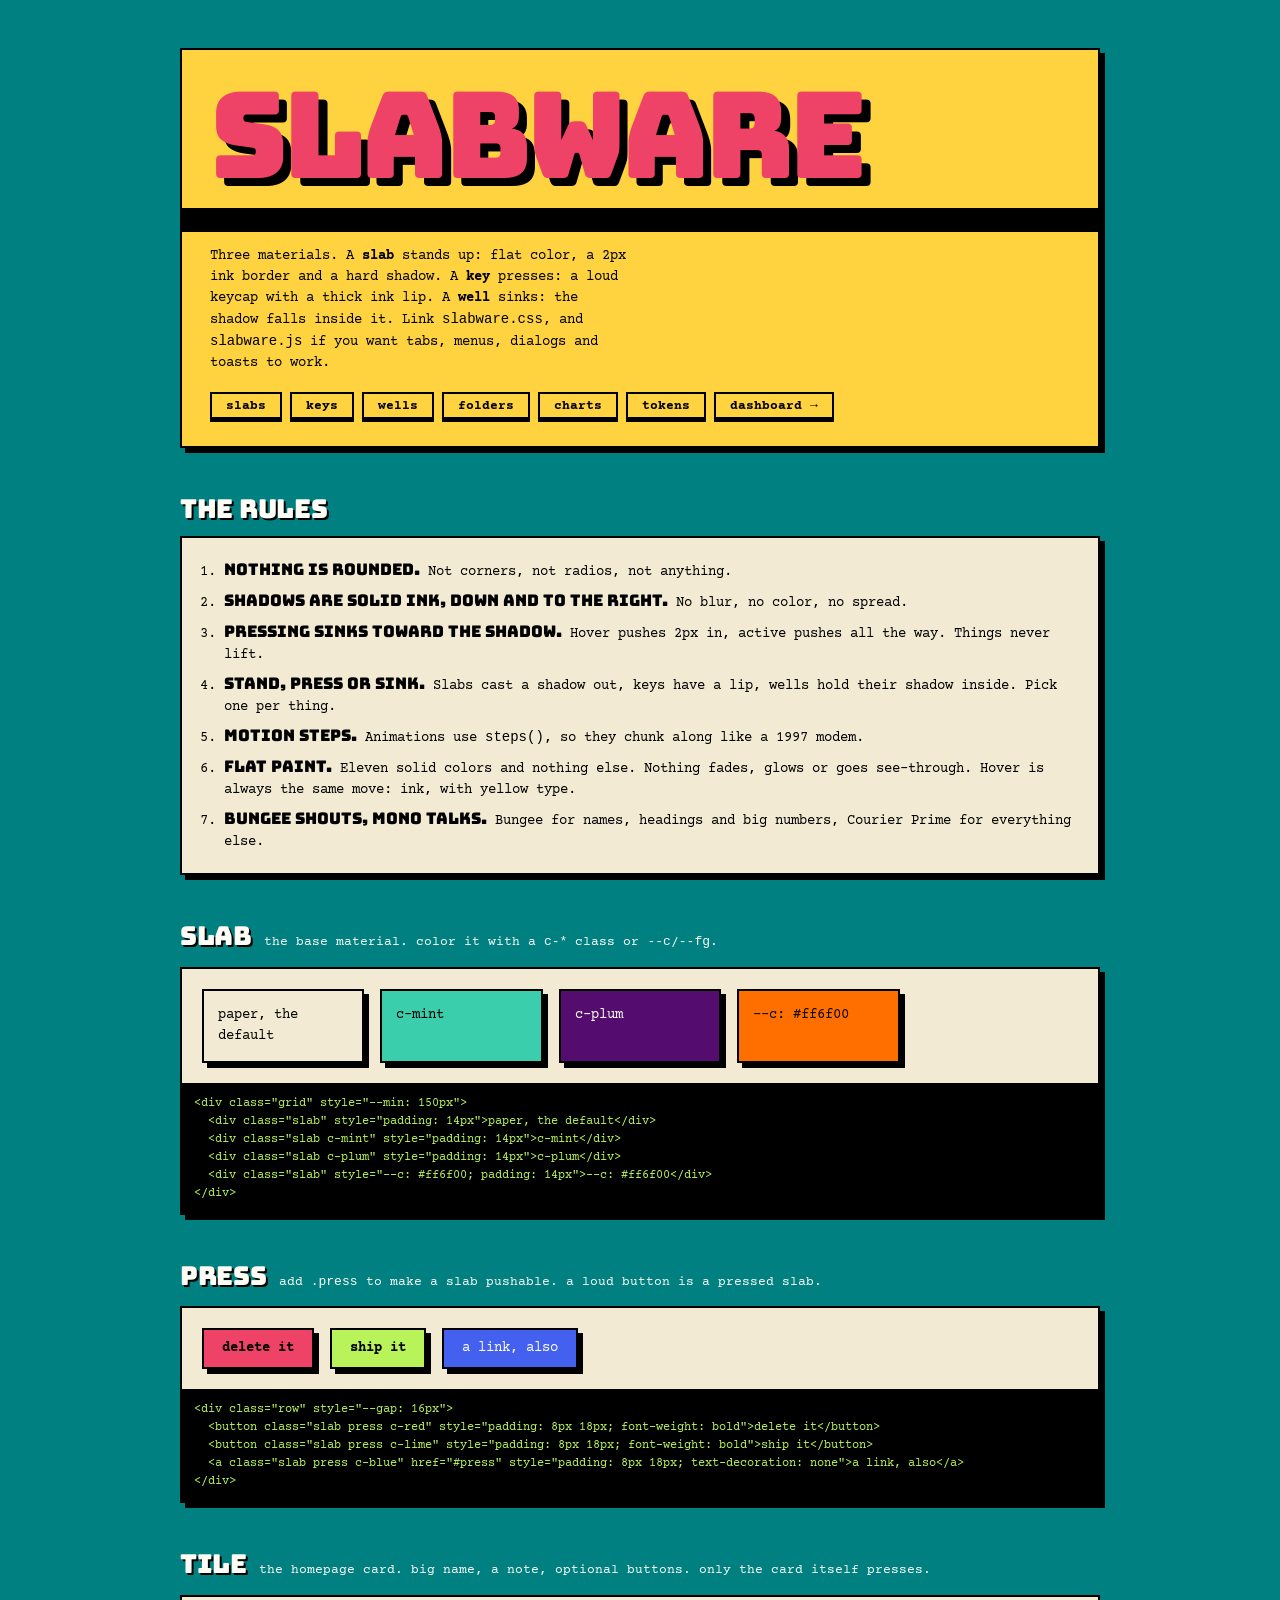
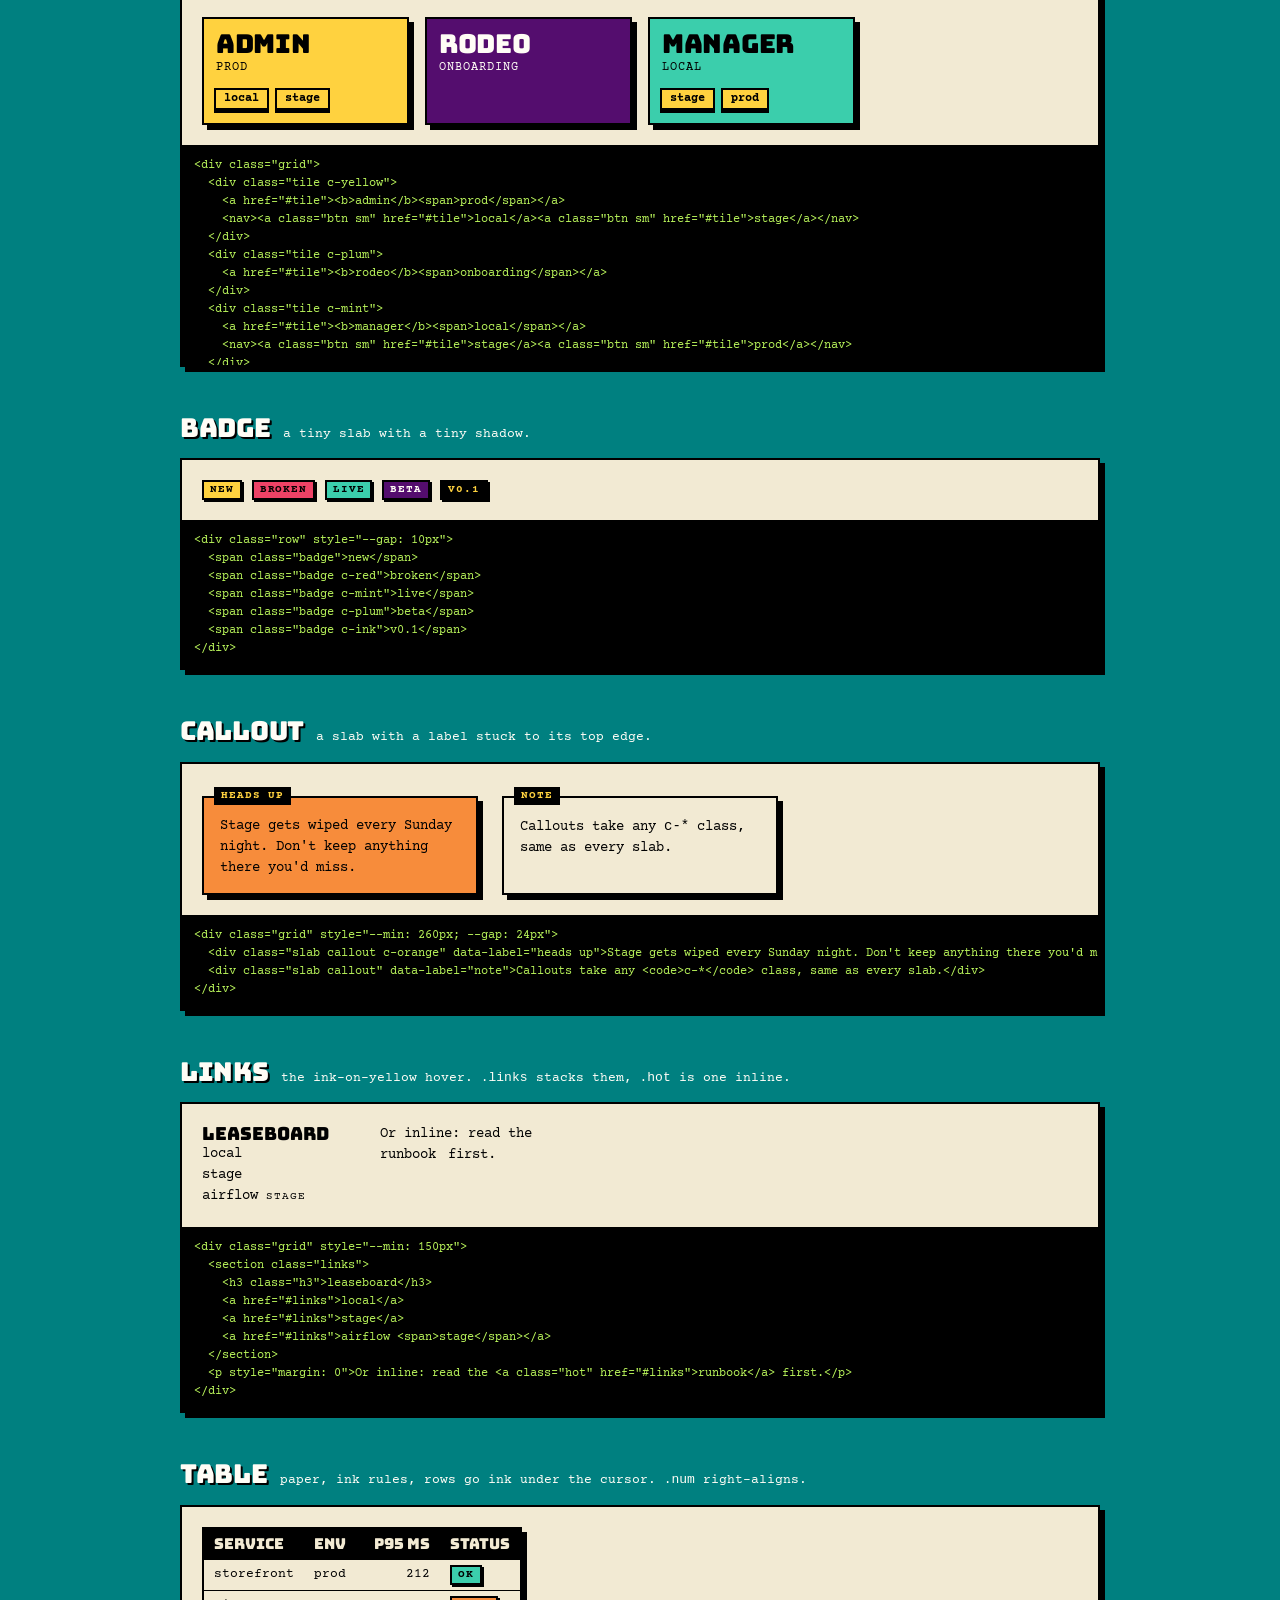
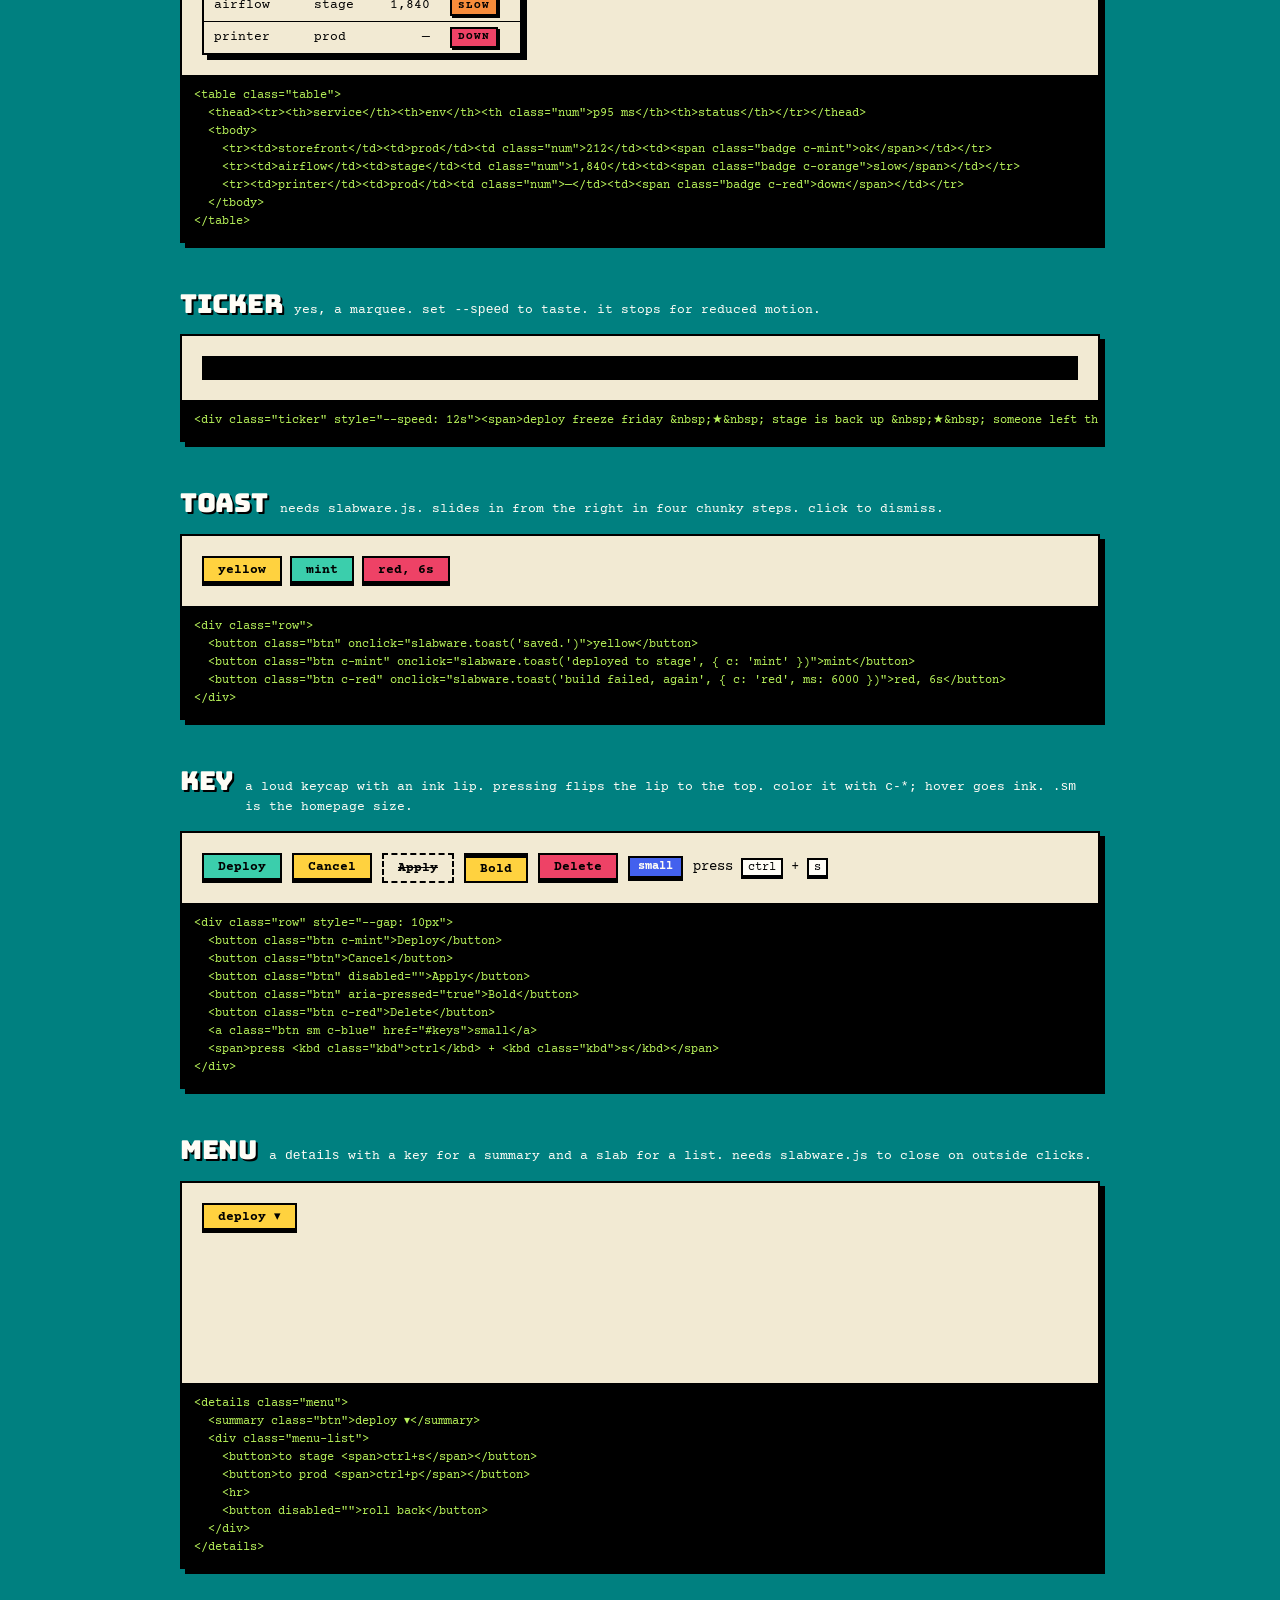
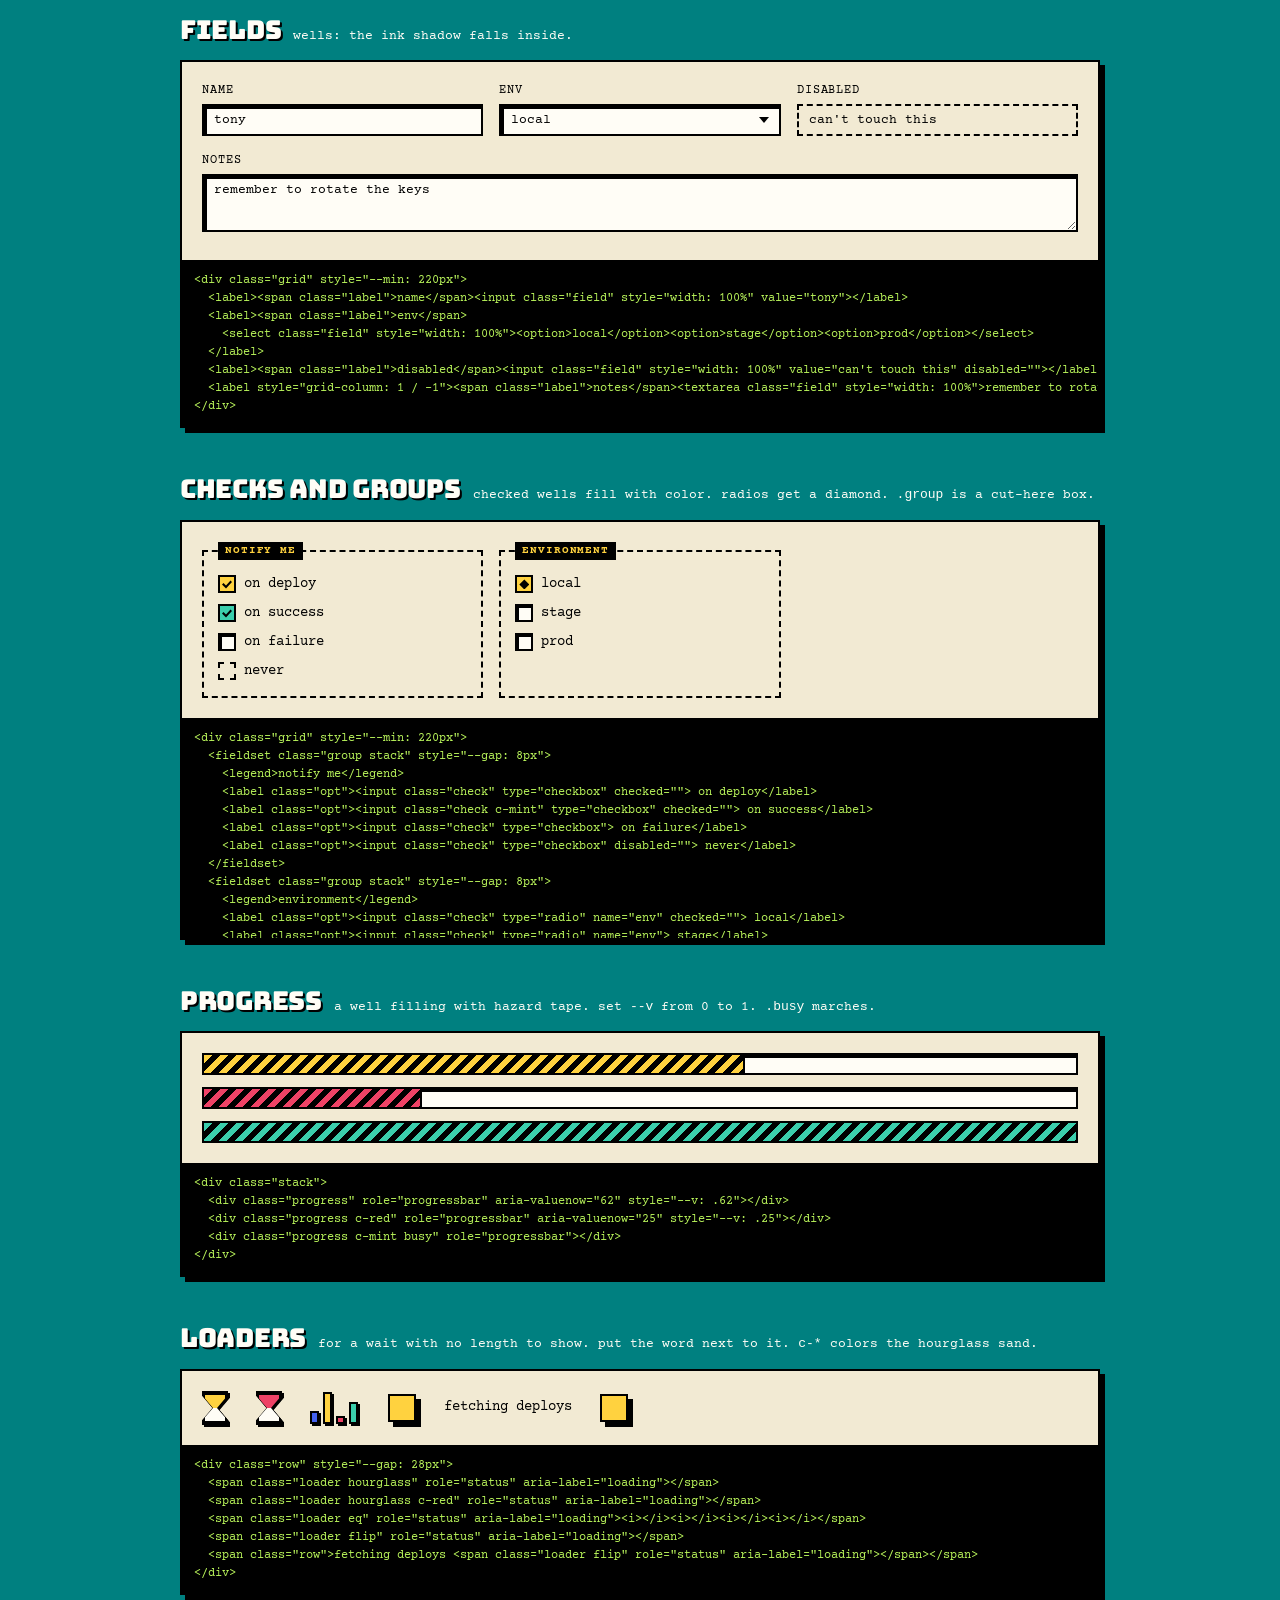
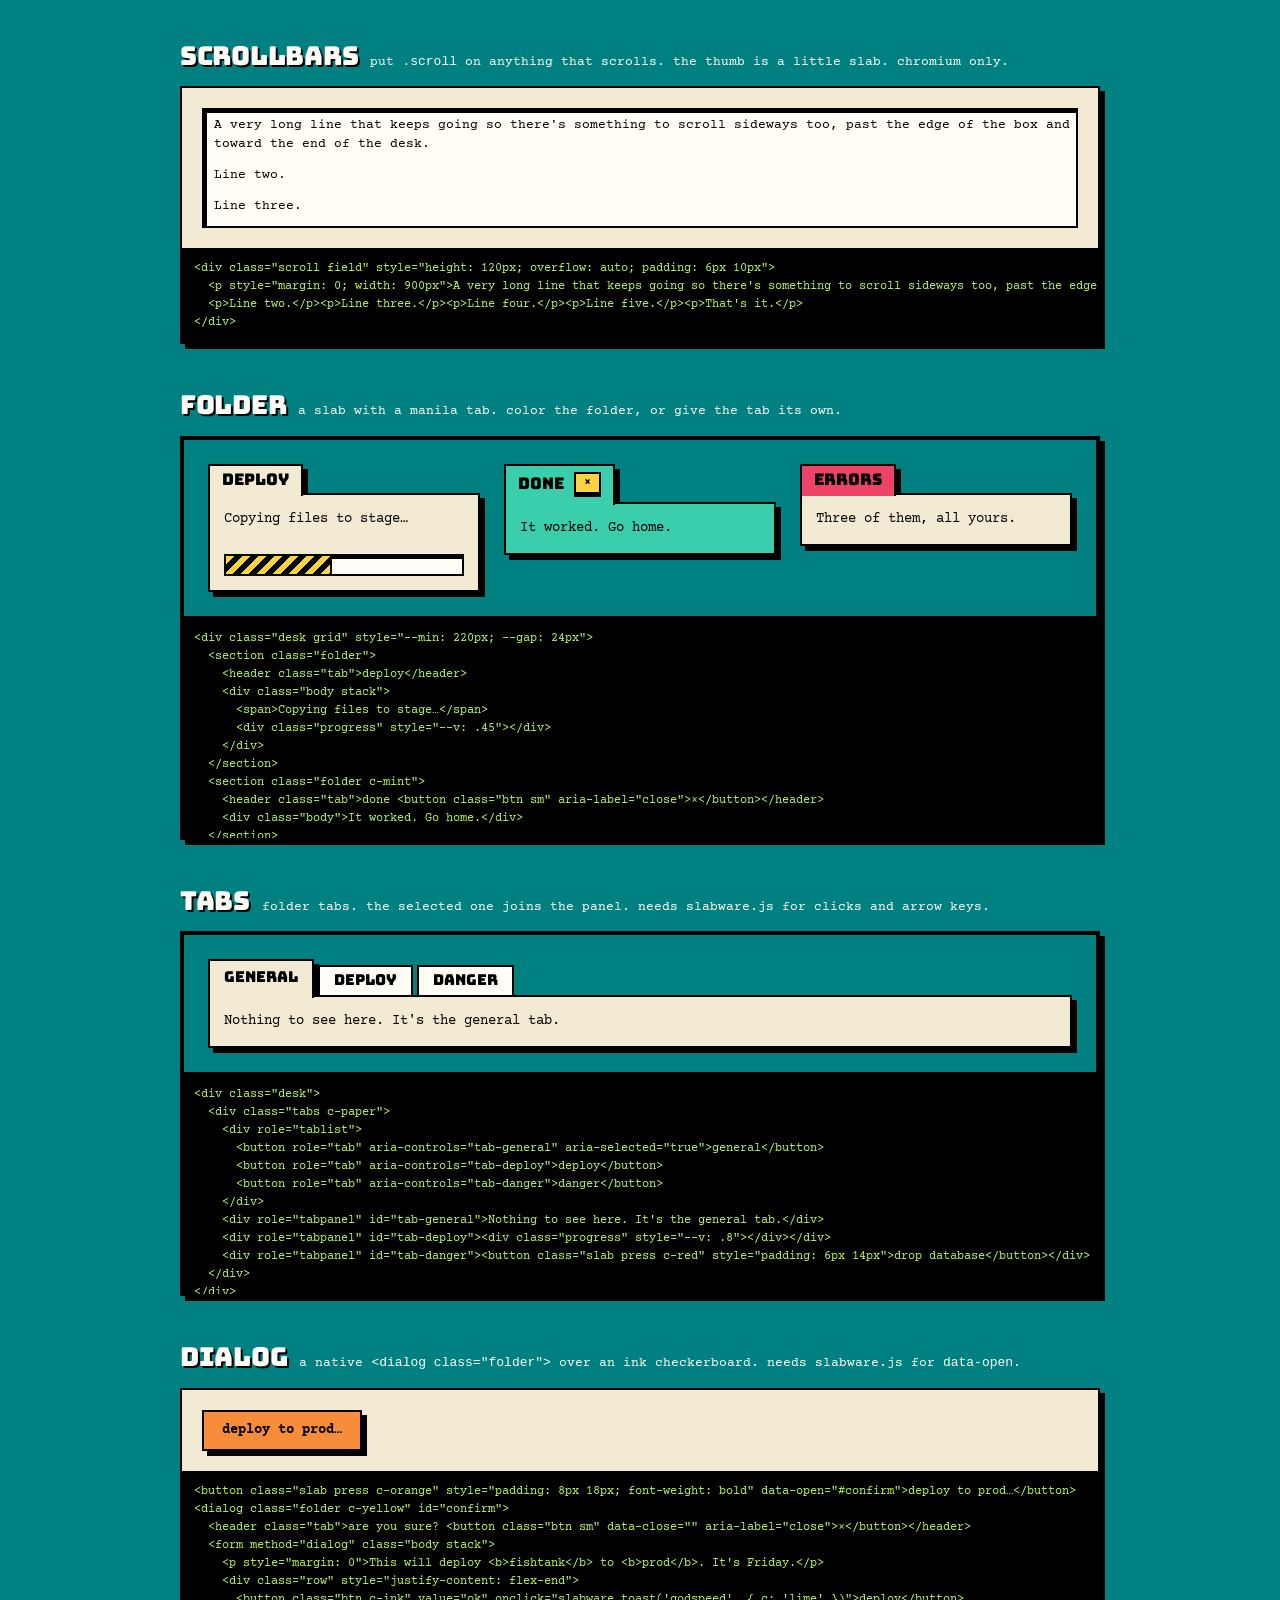
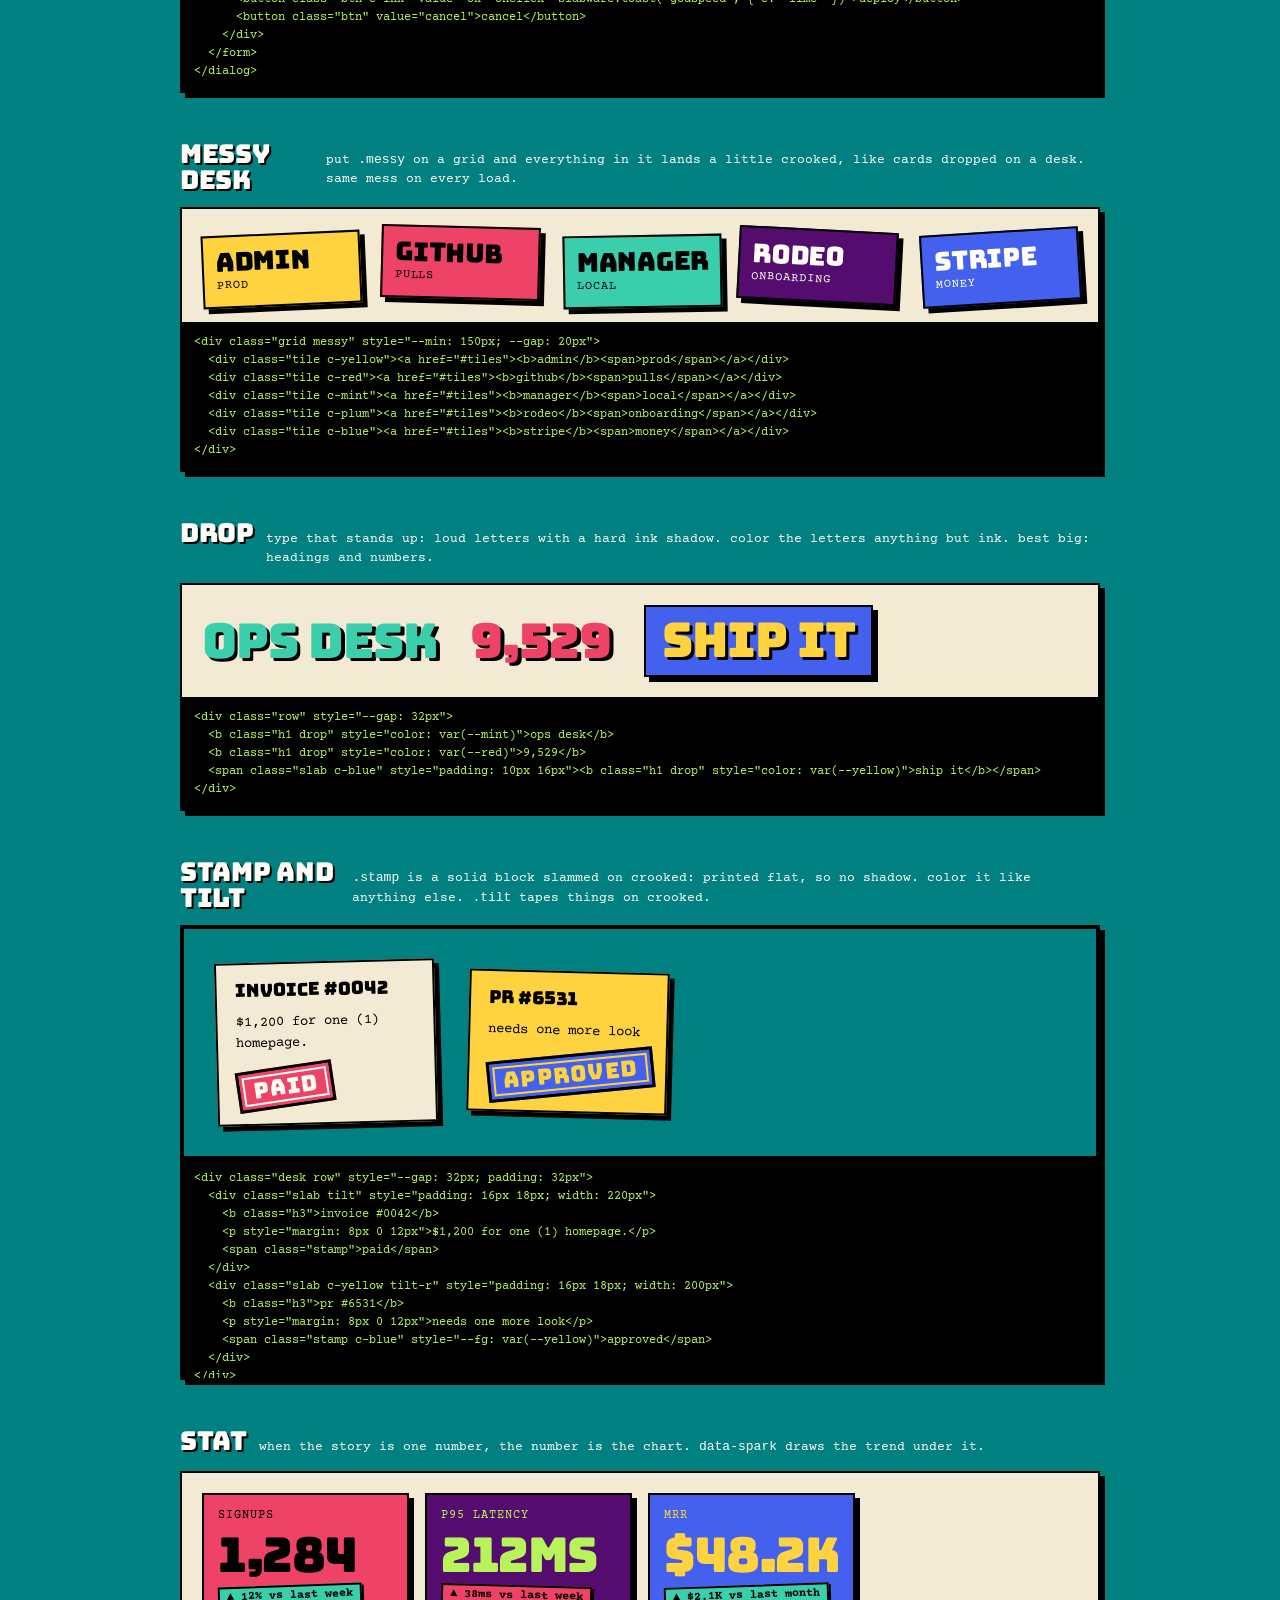
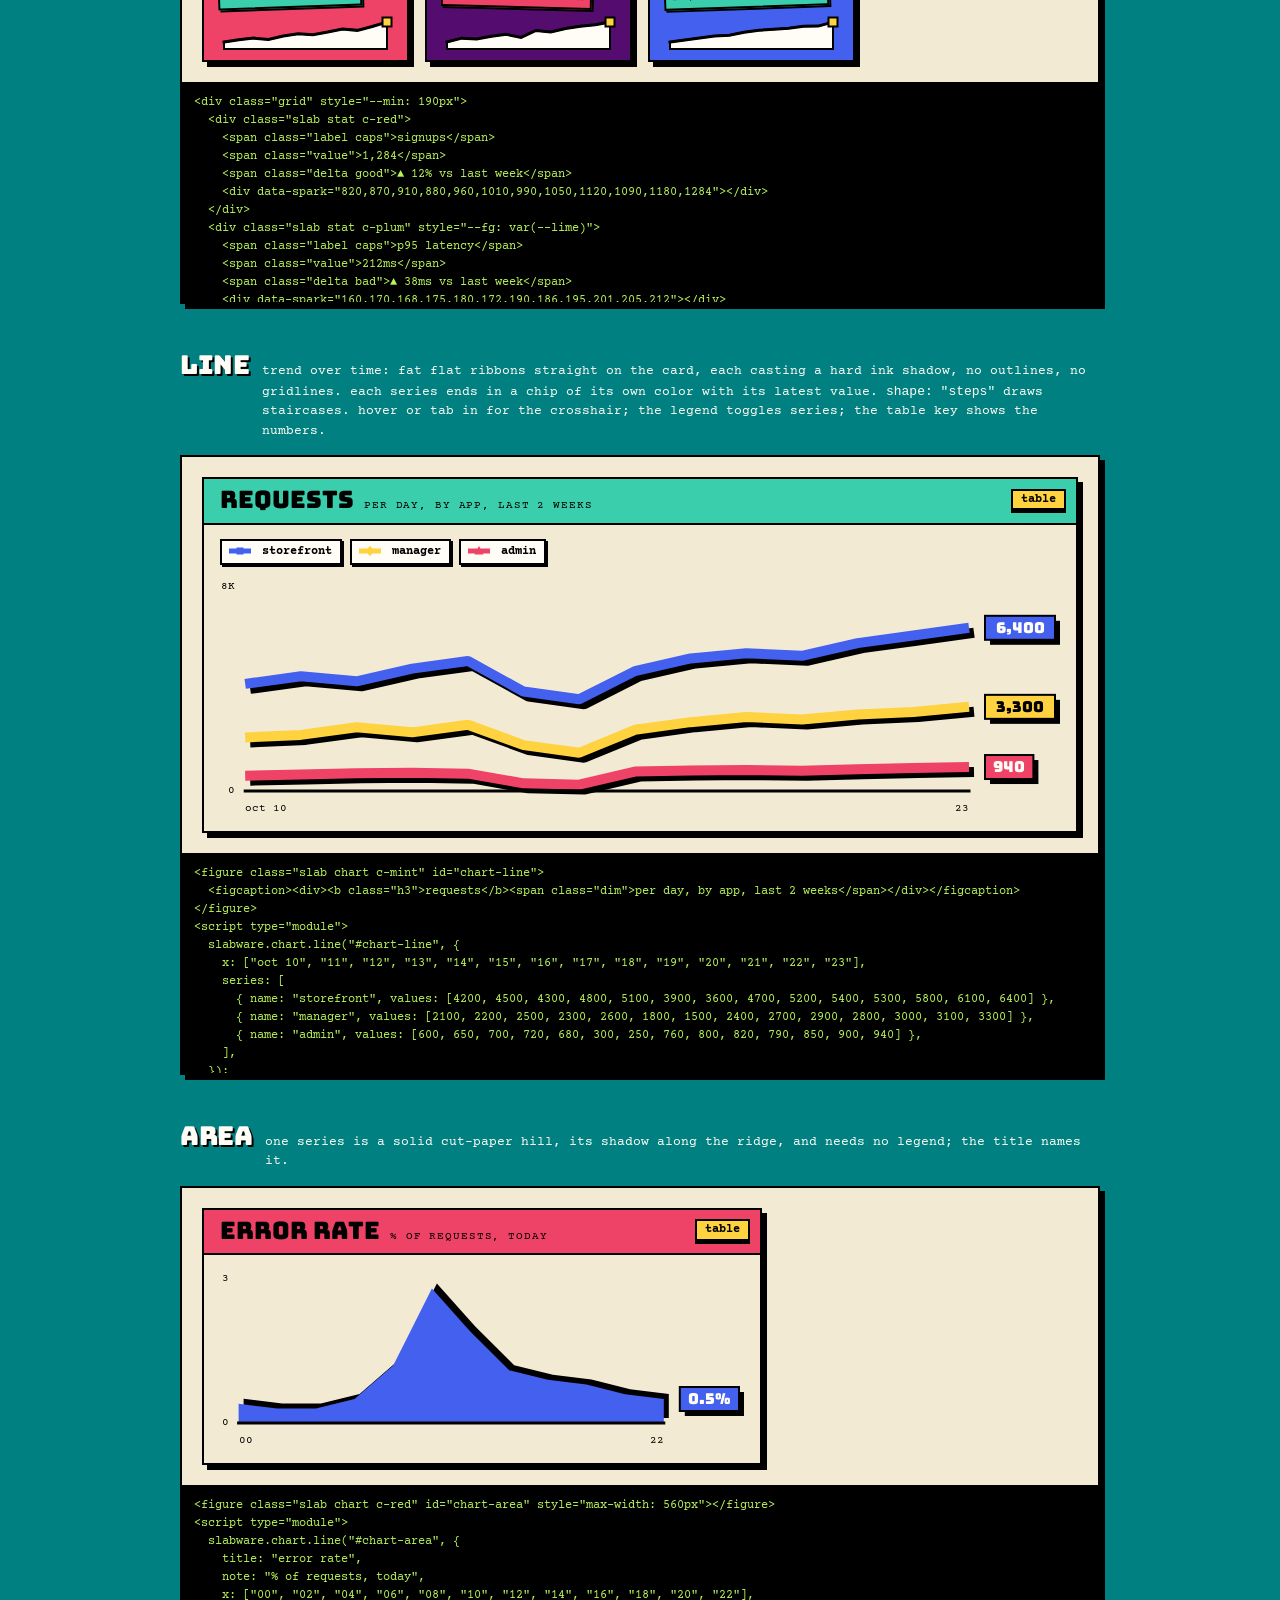
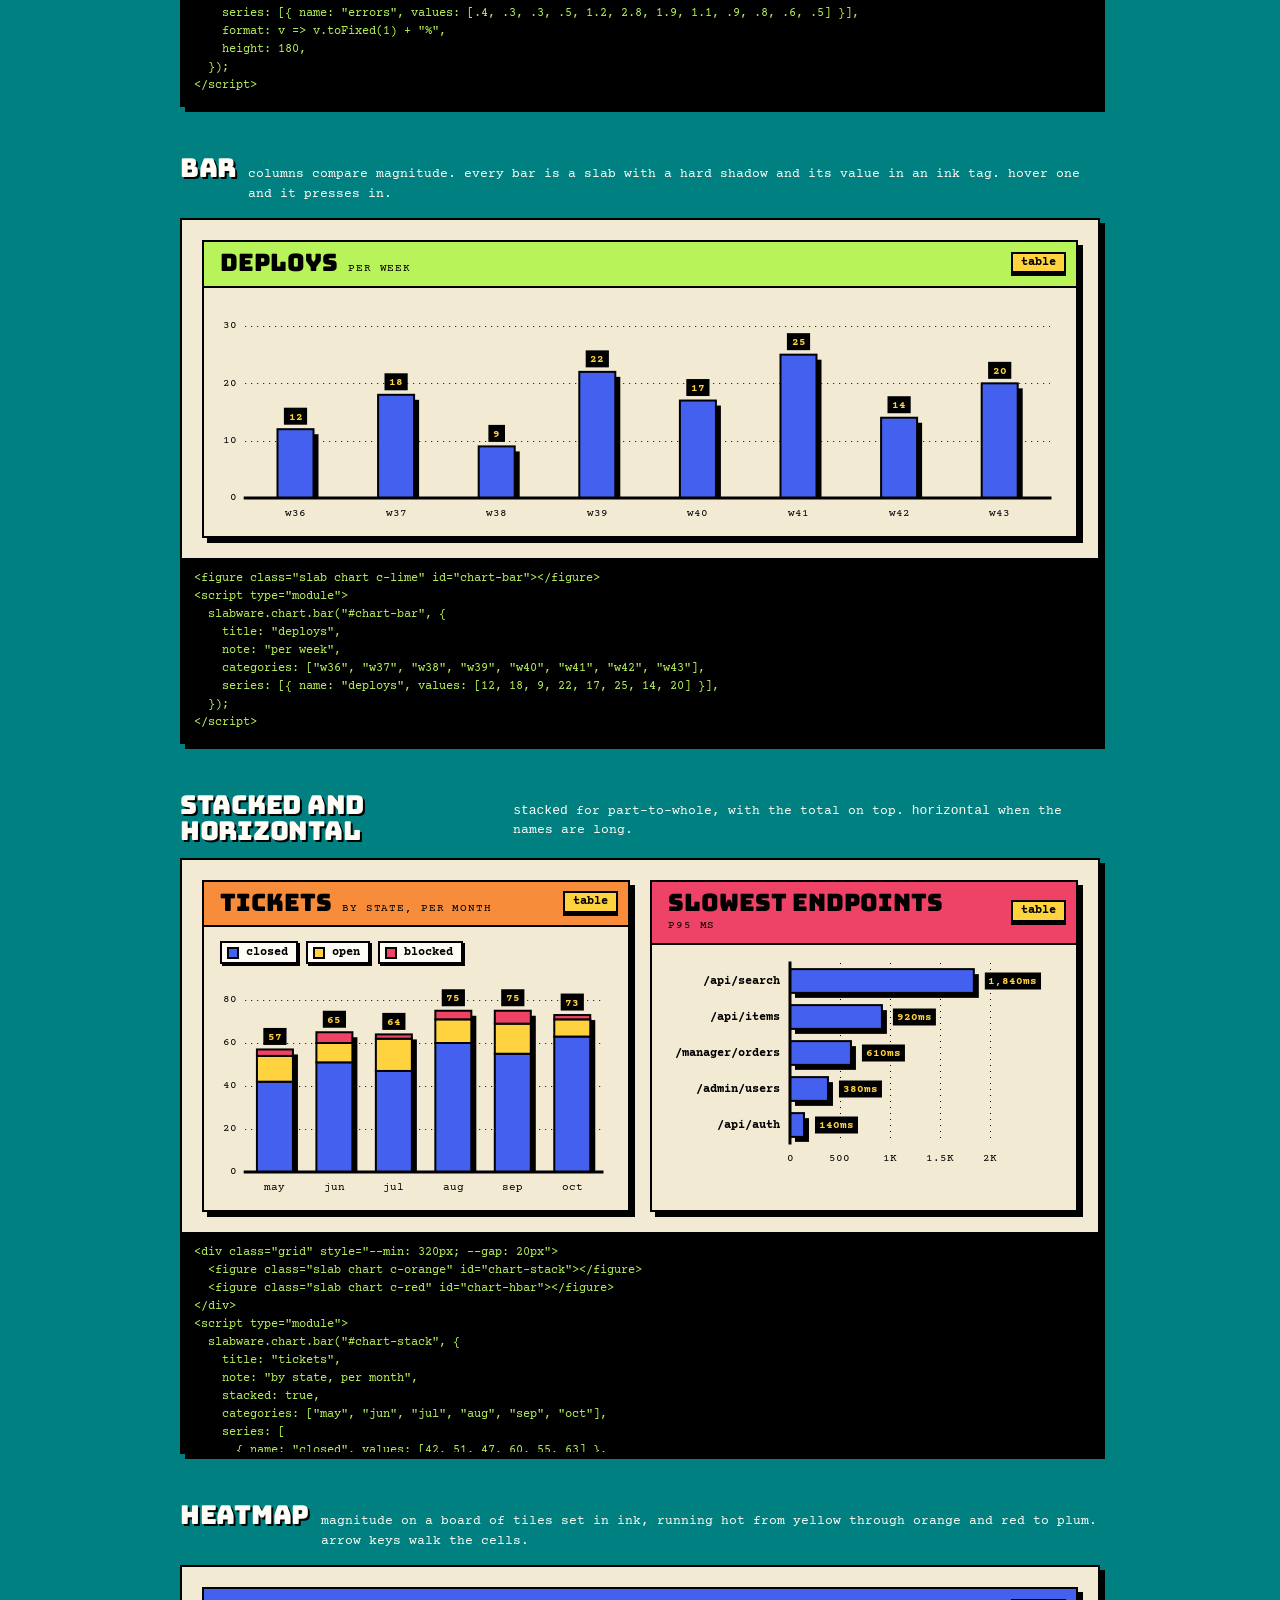
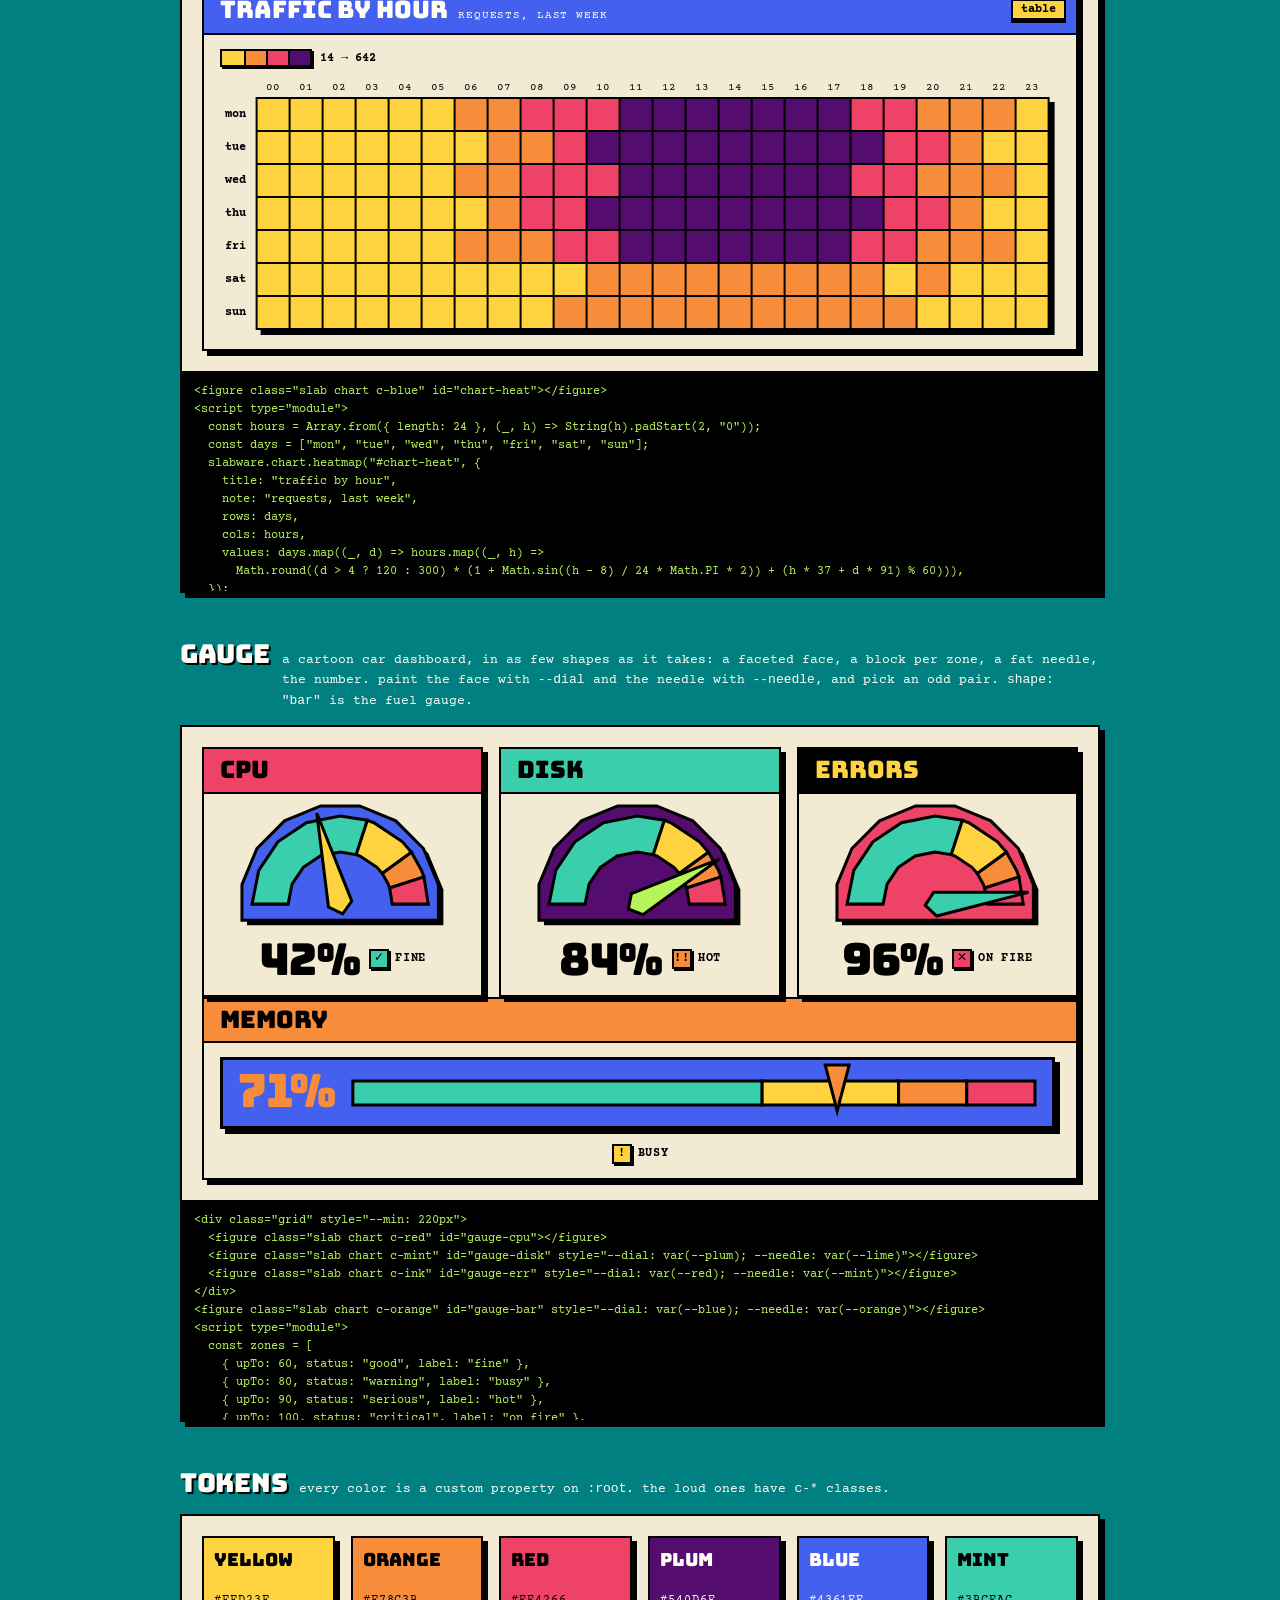
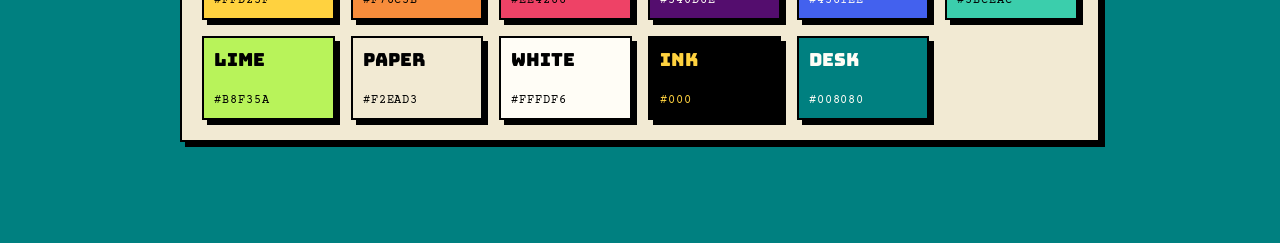
<file: index.html>
<!DOCTYPE html>
<html lang="en">
<head>
  <meta charset="UTF-8">
  <meta name="viewport" content="width=device-width, initial-scale=1.0">
  <title>slabware</title>
  <link rel="icon" href="data:image/svg+xml,<svg xmlns='http://www.w3.org/2000/svg' viewBox='0 0 16 16'><rect width='16' height='16' fill='%23ffd23f' stroke='%23000' stroke-width='3'/></svg>">
  <link rel="stylesheet" href="slabware.css">
  <style>
    /* just the docs page's own layout. everything else is the library */
    body { padding: 48px 16px 96px; }
    main { max-width: 920px; margin: 0 auto; display: flex; flex-direction: column; gap: 48px; }

    .hero { padding: 28px 28px 24px; }
    .hero .h1 { font-size: clamp(56px, 13vw, 120px); letter-spacing: -.04em; }
    .hero p { max-width: 52ch; margin: 14px 0 0; }

    .spec > header { display: flex; align-items: baseline; gap: 12px; margin-bottom: 14px; color: var(--white); }
    .spec > header .h2 { text-shadow: 2px 2px 0 var(--ink); }
    .spec > header p { margin: 0; font-size: 13px; }

    .demo { padding: 20px; }
    .demo + pre {
      margin: 0;
      padding: 10px 12px;
      max-height: 220px;
      overflow: auto;
      background: var(--ink);
      color: var(--lime);
      font: 12px/1.5 var(--mono);
      border: var(--line) solid var(--ink);
      border-top: 0;
      box-shadow: var(--drop) var(--drop) 0 var(--ink);
    }
    .sheet { display: flex; flex-direction: column; }

    .swatch { padding: 10px 10px 8px; min-height: 84px; display: flex; flex-direction: column; justify-content: space-between; }
    .swatch b { font: bold 18px var(--display); }

    .rules { margin: 0; padding-left: 22px; display: grid; gap: 6px; }
    .rules b { font-family: var(--display); font-size: 16px; }

    .desk { background: var(--desk); padding: 24px; border: 2px solid var(--ink); }
    .demo:has(.desk) { padding: 0; }

    @media (max-width: 560px) {
      body { padding-top: 20px; }
      .hero { padding: 20px 18px; }
    }
  </style>
</head>
<body>
  <main>
    <section class="slab c-yellow hero">
      <h1 class="h1 drop" style="color: var(--red)">slabware</h1>
      <div class="ticker" style="margin: 16px -28px 0"><span>a component library from 1997, give or take &nbsp;★&nbsp; no rounded corners were harmed &nbsp;★&nbsp; best viewed at 800×600 &nbsp;★&nbsp; under construction forever</span></div>
      <p>Three materials. A <b>slab</b> stands up: flat color, a 2px ink border and a hard shadow. A <b>key</b> presses: a loud keycap with a thick ink lip. A <b>well</b> sinks: the shadow falls inside it. Link <code>slabware.css</code>, and <code>slabware.js</code> if you want tabs, menus, dialogs and toasts to work.</p>
      <div class="row" style="margin-top: 18px">
        <a class="btn" href="#slab">slabs</a>
        <a class="btn" href="#keys">keys</a>
        <a class="btn" href="#wells">wells</a>
        <a class="btn" href="#folders">folders</a>
        <a class="btn" href="#charts">charts</a>
        <a class="btn" href="#tokens">tokens</a>
        <a class="btn" href="examples/dashboard.html">dashboard →</a>
      </div>
    </section>

    <section class="spec">
      <header><h2 class="h2">the rules</h2></header>
      <div class="slab demo">
        <ol class="rules">
          <li><b>Nothing is rounded.</b> Not corners, not radios, not anything.</li>
          <li><b>Shadows are solid ink, down and to the right.</b> No blur, no color, no spread.</li>
          <li><b>Pressing sinks toward the shadow.</b> Hover pushes 2px in, active pushes all the way. Things never lift.</li>
          <li><b>Stand, press or sink.</b> Slabs cast a shadow out, keys have a lip, wells hold their shadow inside. Pick one per thing.</li>
          <li><b>Motion steps.</b> Animations use <code>steps()</code>, so they chunk along like a 1997 modem.</li>
          <li><b>Flat paint.</b> Eleven solid colors and nothing else. Nothing fades, glows or goes see-through. Hover is always the same move: ink, with yellow type.</li>
          <li><b>Bungee shouts, mono talks.</b> Bungee for names, headings and big numbers, Courier Prime for everything else.</li>
        </ol>
      </div>
    </section>

    <!-- ============ SLAB ============ -->

    <section class="spec" id="slab">
      <header><h2 class="h2">slab</h2><p>the base material. color it with a <code>c-*</code> class or <code>--c</code>/<code>--fg</code>.</p></header>
      <div class="sheet">
        <div class="slab demo">
          <div class="grid" style="--min: 150px">
            <div class="slab" style="padding: 14px">paper, the default</div>
            <div class="slab c-mint" style="padding: 14px">c-mint</div>
            <div class="slab c-plum" style="padding: 14px">c-plum</div>
            <div class="slab" style="--c: #ff6f00; padding: 14px">--c: #ff6f00</div>
          </div>
        </div>
        <pre></pre>
      </div>
    </section>

    <section class="spec">
      <header><h2 class="h2">press</h2><p>add <code>.press</code> to make a slab pushable. a loud button is a pressed slab.</p></header>
      <div class="sheet">
        <div class="slab demo">
          <div class="row" style="--gap: 16px">
            <button class="slab press c-red" style="padding: 8px 18px; font-weight: bold">delete it</button>
            <button class="slab press c-lime" style="padding: 8px 18px; font-weight: bold">ship it</button>
            <a class="slab press c-blue" href="#press" style="padding: 8px 18px; text-decoration: none">a link, also</a>
          </div>
        </div>
        <pre></pre>
      </div>
    </section>

    <section class="spec">
      <header><h2 class="h2">tile</h2><p>the homepage card. big name, a note, optional buttons. only the card itself presses.</p></header>
      <div class="sheet">
        <div class="slab demo">
          <div class="grid">
            <div class="tile c-yellow">
              <a href="#tile"><b>admin</b><span>prod</span></a>
              <nav><a class="btn sm" href="#tile">local</a><a class="btn sm" href="#tile">stage</a></nav>
            </div>
            <div class="tile c-plum">
              <a href="#tile"><b>rodeo</b><span>onboarding</span></a>
            </div>
            <div class="tile c-mint">
              <a href="#tile"><b>manager</b><span>local</span></a>
              <nav><a class="btn sm" href="#tile">stage</a><a class="btn sm" href="#tile">prod</a></nav>
            </div>
          </div>
        </div>
        <pre></pre>
      </div>
    </section>

    <section class="spec">
      <header><h2 class="h2">badge</h2><p>a tiny slab with a tiny shadow.</p></header>
      <div class="sheet">
        <div class="slab demo">
          <div class="row" style="--gap: 10px">
            <span class="badge">new</span>
            <span class="badge c-red">broken</span>
            <span class="badge c-mint">live</span>
            <span class="badge c-plum">beta</span>
            <span class="badge c-ink">v0.1</span>
          </div>
        </div>
        <pre></pre>
      </div>
    </section>

    <section class="spec">
      <header><h2 class="h2">callout</h2><p>a slab with a label stuck to its top edge.</p></header>
      <div class="sheet">
        <div class="slab demo">
          <div class="grid" style="--min: 260px; --gap: 24px">
            <div class="slab callout c-orange" data-label="heads up">Stage gets wiped every Sunday night. Don't keep anything there you'd miss.</div>
            <div class="slab callout" data-label="note">Callouts take any <code>c-*</code> class, same as every slab.</div>
          </div>
        </div>
        <pre></pre>
      </div>
    </section>

    <section class="spec">
      <header><h2 class="h2">links</h2><p>the ink-on-yellow hover. <code>.links</code> stacks them, <code>.hot</code> is one inline.</p></header>
      <div class="sheet">
        <div class="slab demo">
          <div class="grid" style="--min: 150px">
            <section class="links">
              <h3 class="h3">leaseboard</h3>
              <a href="#links">local</a>
              <a href="#links">stage</a>
              <a href="#links">airflow <span>stage</span></a>
            </section>
            <p style="margin: 0">Or inline: read the <a class="hot" href="#links">runbook</a> first.</p>
          </div>
        </div>
        <pre></pre>
      </div>
    </section>

    <section class="spec">
      <header><h2 class="h2">table</h2><p>paper, ink rules, rows go ink under the cursor. <code>.num</code> right-aligns.</p></header>
      <div class="sheet">
        <div class="slab demo" style="overflow-x: auto">
          <table class="table">
            <thead><tr><th>service</th><th>env</th><th class="num">p95 ms</th><th>status</th></tr></thead>
            <tbody>
              <tr><td>storefront</td><td>prod</td><td class="num">212</td><td><span class="badge c-mint">ok</span></td></tr>
              <tr><td>airflow</td><td>stage</td><td class="num">1,840</td><td><span class="badge c-orange">slow</span></td></tr>
              <tr><td>printer</td><td>prod</td><td class="num">—</td><td><span class="badge c-red">down</span></td></tr>
            </tbody>
          </table>
        </div>
        <pre></pre>
      </div>
    </section>

    <section class="spec">
      <header><h2 class="h2">ticker</h2><p>yes, a marquee. set <code>--speed</code> to taste. it stops for reduced motion.</p></header>
      <div class="sheet">
        <div class="slab demo">
          <div class="ticker" style="--speed: 12s"><span>deploy freeze friday &nbsp;★&nbsp; stage is back up &nbsp;★&nbsp; someone left the tunnel open again</span></div>
        </div>
        <pre></pre>
      </div>
    </section>

    <section class="spec">
      <header><h2 class="h2">toast</h2><p>needs slabware.js. slides in from the right in four chunky steps. click to dismiss.</p></header>
      <div class="sheet">
        <div class="slab demo">
          <div class="row">
            <button class="btn" onclick="slabware.toast('saved.')">yellow</button>
            <button class="btn c-mint" onclick="slabware.toast('deployed to stage', { c: 'mint' })">mint</button>
            <button class="btn c-red" onclick="slabware.toast('build failed, again', { c: 'red', ms: 6000 })">red, 6s</button>
          </div>
        </div>
        <pre></pre>
      </div>
    </section>

    <!-- ============ KEYS ============ -->

    <section class="spec" id="keys">
      <header><h2 class="h2">key</h2><p>a loud keycap with an ink lip. pressing flips the lip to the top. color it with <code>c-*</code>; hover goes ink. <code>.sm</code> is the homepage size.</p></header>
      <div class="sheet">
        <div class="slab demo">
          <div class="row" style="--gap: 10px">
            <button class="btn c-mint">Deploy</button>
            <button class="btn">Cancel</button>
            <button class="btn" disabled>Apply</button>
            <button class="btn" aria-pressed="true">Bold</button>
            <button class="btn c-red">Delete</button>
            <a class="btn sm c-blue" href="#keys">small</a>
            <span>press <kbd class="kbd">ctrl</kbd> + <kbd class="kbd">s</kbd></span>
          </div>
        </div>
        <pre></pre>
      </div>
    </section>

    <section class="spec">
      <header><h2 class="h2">menu</h2><p>a <code>details</code> with a key for a summary and a slab for a list. needs slabware.js to close on outside clicks.</p></header>
      <div class="sheet">
        <div class="slab demo" style="padding-bottom: 150px">
          <details class="menu">
            <summary class="btn">deploy ▾</summary>
            <div class="menu-list">
              <button>to stage <span>ctrl+s</span></button>
              <button>to prod <span>ctrl+p</span></button>
              <hr>
              <button disabled>roll back</button>
            </div>
          </details>
        </div>
        <pre></pre>
      </div>
    </section>

    <!-- ============ WELLS ============ -->

    <section class="spec" id="wells">
      <header><h2 class="h2">fields</h2><p>wells: the ink shadow falls inside.</p></header>
      <div class="sheet">
        <div class="slab demo">
          <div class="grid" style="--min: 220px">
            <label><span class="label">name</span><input class="field" style="width: 100%" value="tony"></label>
            <label><span class="label">env</span>
              <select class="field" style="width: 100%"><option>local</option><option>stage</option><option>prod</option></select>
            </label>
            <label><span class="label">disabled</span><input class="field" style="width: 100%" value="can't touch this" disabled></label>
            <label style="grid-column: 1 / -1"><span class="label">notes</span><textarea class="field" style="width: 100%">remember to rotate the keys</textarea></label>
          </div>
        </div>
        <pre></pre>
      </div>
    </section>

    <section class="spec">
      <header><h2 class="h2">checks and groups</h2><p>checked wells fill with color. radios get a diamond. <code>.group</code> is a cut-here box.</p></header>
      <div class="sheet">
        <div class="slab demo">
          <div class="grid" style="--min: 220px">
            <fieldset class="group stack" style="--gap: 8px">
              <legend>notify me</legend>
              <label class="opt"><input class="check" type="checkbox" checked> on deploy</label>
              <label class="opt"><input class="check c-mint" type="checkbox" checked> on success</label>
              <label class="opt"><input class="check" type="checkbox"> on failure</label>
              <label class="opt"><input class="check" type="checkbox" disabled> never</label>
            </fieldset>
            <fieldset class="group stack" style="--gap: 8px">
              <legend>environment</legend>
              <label class="opt"><input class="check" type="radio" name="env" checked> local</label>
              <label class="opt"><input class="check" type="radio" name="env"> stage</label>
              <label class="opt"><input class="check" type="radio" name="env"> prod</label>
            </fieldset>
          </div>
        </div>
        <pre></pre>
      </div>
    </section>

    <section class="spec">
      <header><h2 class="h2">progress</h2><p>a well filling with hazard tape. set <code>--v</code> from 0 to 1. <code>.busy</code> marches.</p></header>
      <div class="sheet">
        <div class="slab demo">
          <div class="stack">
            <div class="progress" role="progressbar" aria-valuenow="62" style="--v: .62"></div>
            <div class="progress c-red" role="progressbar" aria-valuenow="25" style="--v: .25"></div>
            <div class="progress c-mint busy" role="progressbar"></div>
          </div>
        </div>
        <pre></pre>
      </div>
    </section>

    <section class="spec">
      <header><h2 class="h2">loaders</h2><p>for a wait with no length to show. put the word next to it. <code>c-*</code> colors the hourglass sand.</p></header>
      <div class="sheet">
        <div class="slab demo">
          <div class="row" style="--gap: 28px">
            <span class="loader hourglass" role="status" aria-label="loading"></span>
            <span class="loader hourglass c-red" role="status" aria-label="loading"></span>
            <span class="loader eq" role="status" aria-label="loading"><i></i><i></i><i></i><i></i></span>
            <span class="loader flip" role="status" aria-label="loading"></span>
            <span class="row">fetching deploys <span class="loader flip" role="status" aria-label="loading"></span></span>
          </div>
        </div>
        <pre></pre>
      </div>
    </section>

    <section class="spec">
      <header><h2 class="h2">scrollbars</h2><p>put <code>.scroll</code> on anything that scrolls. the thumb is a little slab. chromium only.</p></header>
      <div class="sheet">
        <div class="slab demo">
          <div class="scroll field" style="height: 120px; overflow: auto; padding: 6px 10px">
            <p style="margin: 0; width: 900px">A very long line that keeps going so there's something to scroll sideways too, past the edge of the box and out toward the end of the desk.</p>
            <p>Line two.</p><p>Line three.</p><p>Line four.</p><p>Line five.</p><p>That's it.</p>
          </div>
        </div>
        <pre></pre>
      </div>
    </section>

    <!-- ============ FOLDERS ============ -->

    <section class="spec" id="folders">
      <header><h2 class="h2">folder</h2><p>a slab with a manila tab. color the folder, or give the tab its own.</p></header>
      <div class="sheet">
        <div class="slab demo">
          <div class="desk grid" style="--min: 220px; --gap: 24px">
            <section class="folder">
              <header class="tab">deploy</header>
              <div class="body stack">
                <span>Copying files to stage…</span>
                <div class="progress" style="--v: .45"></div>
              </div>
            </section>
            <section class="folder c-mint">
              <header class="tab">done <button class="btn sm" aria-label="close">×</button></header>
              <div class="body">It worked. Go home.</div>
            </section>
            <section class="folder">
              <header class="tab c-red">errors</header>
              <div class="body">Three of them, all yours.</div>
            </section>
          </div>
        </div>
        <pre></pre>
      </div>
    </section>

    <section class="spec">
      <header><h2 class="h2">tabs</h2><p>folder tabs. the selected one joins the panel. needs slabware.js for clicks and arrow keys.</p></header>
      <div class="sheet">
        <div class="slab demo">
          <div class="desk">
            <div class="tabs c-paper">
              <div role="tablist">
                <button role="tab" aria-controls="tab-general" aria-selected="true">general</button>
                <button role="tab" aria-controls="tab-deploy">deploy</button>
                <button role="tab" aria-controls="tab-danger">danger</button>
              </div>
              <div role="tabpanel" id="tab-general">Nothing to see here. It's the general tab.</div>
              <div role="tabpanel" id="tab-deploy"><div class="progress" style="--v: .8"></div></div>
              <div role="tabpanel" id="tab-danger"><button class="slab press c-red" style="padding: 6px 14px">drop database</button></div>
            </div>
          </div>
        </div>
        <pre></pre>
      </div>
    </section>

    <section class="spec">
      <header><h2 class="h2">dialog</h2><p>a native <code>&lt;dialog class="folder"&gt;</code> over an ink checkerboard. needs slabware.js for <code>data-open</code>.</p></header>
      <div class="sheet">
        <div class="slab demo">
          <button class="slab press c-orange" style="padding: 8px 18px; font-weight: bold" data-open="#confirm">deploy to prod…</button>
          <dialog class="folder c-yellow" id="confirm">
            <header class="tab">are you sure? <button class="btn sm" data-close aria-label="close">×</button></header>
            <form method="dialog" class="body stack">
              <p style="margin: 0">This will deploy <b>fishtank</b> to <b>prod</b>. It's Friday.</p>
              <div class="row" style="justify-content: flex-end">
                <button class="btn c-ink" value="ok" onclick="slabware.toast('godspeed', { c: 'lime' })">deploy</button>
                <button class="btn" value="cancel">cancel</button>
              </div>
            </form>
          </dialog>
        </div>
        <pre></pre>
      </div>
    </section>

    <section class="spec">
      <header><h2 class="h2">messy desk</h2><p>put <code>.messy</code> on a grid and everything in it lands a little crooked, like cards dropped on a desk. same mess on every load.</p></header>
      <div class="sheet">
        <div class="slab demo">
          <div class="grid messy" style="--min: 150px; --gap: 20px">
            <div class="tile c-yellow"><a href="#tiles"><b>admin</b><span>prod</span></a></div>
            <div class="tile c-red"><a href="#tiles"><b>github</b><span>pulls</span></a></div>
            <div class="tile c-mint"><a href="#tiles"><b>manager</b><span>local</span></a></div>
            <div class="tile c-plum"><a href="#tiles"><b>rodeo</b><span>onboarding</span></a></div>
            <div class="tile c-blue"><a href="#tiles"><b>stripe</b><span>money</span></a></div>
          </div>
        </div>
        <pre></pre>
      </div>
    </section>

    <section class="spec">
      <header><h2 class="h2">drop</h2><p>type that stands up: loud letters with a hard ink shadow. color the letters anything but ink. best big: headings and numbers.</p></header>
      <div class="sheet">
        <div class="slab demo">
          <div class="row" style="--gap: 32px">
            <b class="h1 drop" style="color: var(--mint)">ops desk</b>
            <b class="h1 drop" style="color: var(--red)">9,529</b>
            <span class="slab c-blue" style="padding: 10px 16px"><b class="h1 drop" style="color: var(--yellow)">ship it</b></span>
          </div>
        </div>
        <pre></pre>
      </div>
    </section>

    <section class="spec">
      <header><h2 class="h2">stamp and tilt</h2><p><code>.stamp</code> is a solid block slammed on crooked: printed flat, so no shadow. color it like anything else. <code>.tilt</code> tapes things on crooked.</p></header>
      <div class="sheet">
        <div class="slab demo">
          <div class="desk row" style="--gap: 32px; padding: 32px">
            <div class="slab tilt" style="padding: 16px 18px; width: 220px">
              <b class="h3">invoice #0042</b>
              <p style="margin: 8px 0 12px">$1,200 for one (1) homepage.</p>
              <span class="stamp">paid</span>
            </div>
            <div class="slab c-yellow tilt-r" style="padding: 16px 18px; width: 200px">
              <b class="h3">pr #6531</b>
              <p style="margin: 8px 0 12px">needs one more look</p>
              <span class="stamp c-blue" style="--fg: var(--yellow)">approved</span>
            </div>
          </div>
        </div>
        <pre></pre>
      </div>
    </section>

    <!-- ============ CHARTS ============ -->

    <section class="spec" id="charts">
      <header><h2 class="h2">stat</h2><p>when the story is one number, the number is the chart. <code>data-spark</code> draws the trend under it.</p></header>
      <div class="sheet">
        <div class="slab demo">
          <div class="grid" style="--min: 190px">
            <div class="slab stat c-red">
              <span class="label caps">signups</span>
              <span class="value">1,284</span>
              <span class="delta good">▲ 12% vs last week</span>
              <div data-spark="820,870,910,880,960,1010,990,1050,1120,1090,1180,1284"></div>
            </div>
            <div class="slab stat c-plum" style="--fg: var(--lime)">
              <span class="label caps">p95 latency</span>
              <span class="value">212ms</span>
              <span class="delta bad">▲ 38ms vs last week</span>
              <div data-spark="160,170,168,175,180,172,190,186,195,201,205,212"></div>
            </div>
            <div class="slab stat c-blue" style="--fg: var(--yellow)">
              <span class="label caps">mrr</span>
              <span class="value">$48.2K</span>
              <span class="delta good">▲ $2.1K vs last month</span>
              <div data-spark="38,39,40,41,41.5,43,44,44.5,45,46,46.1,48.2"></div>
            </div>
          </div>
        </div>
        <pre></pre>
      </div>
    </section>

    <section class="spec">
      <header><h2 class="h2">line</h2><p>trend over time: fat flat ribbons straight on the card, each casting a hard ink shadow, no outlines, no gridlines. each series ends in a chip of its own color with its latest value. <code>shape: "steps"</code> draws staircases. hover or tab in for the crosshair; the legend toggles series; the table key shows the numbers.</p></header>
      <div class="sheet">
        <div class="slab demo">
          <figure class="slab chart c-mint" id="chart-line">
            <figcaption><div><b class="h3">requests</b><span class="dim">per day, by app, last 2 weeks</span></div></figcaption>
          </figure>
          <script type="module">
            slabware.chart.line("#chart-line", {
              x: ["oct 10", "11", "12", "13", "14", "15", "16", "17", "18", "19", "20", "21", "22", "23"],
              series: [
                { name: "storefront", values: [4200, 4500, 4300, 4800, 5100, 3900, 3600, 4700, 5200, 5400, 5300, 5800, 6100, 6400] },
                { name: "manager", values: [2100, 2200, 2500, 2300, 2600, 1800, 1500, 2400, 2700, 2900, 2800, 3000, 3100, 3300] },
                { name: "admin", values: [600, 650, 700, 720, 680, 300, 250, 760, 800, 820, 790, 850, 900, 940] },
              ],
            });
          </script>
        </div>
        <pre></pre>
      </div>
    </section>

    <section class="spec">
      <header><h2 class="h2">area</h2><p>one series is a solid cut-paper hill, its shadow along the ridge, and needs no legend; the title names it.</p></header>
      <div class="sheet">
        <div class="slab demo">
          <figure class="slab chart c-red" id="chart-area" style="max-width: 560px"></figure>
          <script type="module">
            slabware.chart.line("#chart-area", {
              title: "error rate",
              note: "% of requests, today",
              x: ["00", "02", "04", "06", "08", "10", "12", "14", "16", "18", "20", "22"],
              series: [{ name: "errors", values: [.4, .3, .3, .5, 1.2, 2.8, 1.9, 1.1, .9, .8, .6, .5] }],
              format: v => v.toFixed(1) + "%",
              height: 180,
            });
          </script>
        </div>
        <pre></pre>
      </div>
    </section>

    <section class="spec">
      <header><h2 class="h2">bar</h2><p>columns compare magnitude. every bar is a slab with a hard shadow and its value in an ink tag. hover one and it presses in.</p></header>
      <div class="sheet">
        <div class="slab demo">
          <figure class="slab chart c-lime" id="chart-bar"></figure>
          <script type="module">
            slabware.chart.bar("#chart-bar", {
              title: "deploys",
              note: "per week",
              categories: ["w36", "w37", "w38", "w39", "w40", "w41", "w42", "w43"],
              series: [{ name: "deploys", values: [12, 18, 9, 22, 17, 25, 14, 20] }],
            });
          </script>
        </div>
        <pre></pre>
      </div>
    </section>

    <section class="spec">
      <header><h2 class="h2">stacked and horizontal</h2><p><code>stacked</code> for part-to-whole, with the total on top. <code>horizontal</code> when the names are long.</p></header>
      <div class="sheet">
        <div class="slab demo">
          <div class="grid" style="--min: 320px; --gap: 20px">
            <figure class="slab chart c-orange" id="chart-stack"></figure>
            <figure class="slab chart c-red" id="chart-hbar"></figure>
          </div>
          <script type="module">
            slabware.chart.bar("#chart-stack", {
              title: "tickets",
              note: "by state, per month",
              stacked: true,
              categories: ["may", "jun", "jul", "aug", "sep", "oct"],
              series: [
                { name: "closed", values: [42, 51, 47, 60, 55, 63] },
                { name: "open", values: [12, 9, 15, 11, 14, 8] },
                { name: "blocked", values: [3, 5, 2, 4, 6, 2] },
              ],
            });
            slabware.chart.bar("#chart-hbar", {
              title: "slowest endpoints",
              note: "p95 ms",
              horizontal: true,
              categories: ["/api/search", "/api/items", "/manager/orders", "/admin/users", "/api/auth"],
              series: [{ name: "p95", values: [1840, 920, 610, 380, 140] }],
              format: v => v.toLocaleString("en-US") + "ms",
            });
          </script>
        </div>
        <pre></pre>
      </div>
    </section>

    <section class="spec">
      <header><h2 class="h2">heatmap</h2><p>magnitude on a board of tiles set in ink, running hot from yellow through orange and red to plum. arrow keys walk the cells.</p></header>
      <div class="sheet">
        <div class="slab demo">
          <figure class="slab chart c-blue" id="chart-heat"></figure>
          <script type="module">
            const hours = Array.from({ length: 24 }, (_, h) => String(h).padStart(2, "0"));
            const days = ["mon", "tue", "wed", "thu", "fri", "sat", "sun"];
            slabware.chart.heatmap("#chart-heat", {
              title: "traffic by hour",
              note: "requests, last week",
              rows: days,
              cols: hours,
              values: days.map((_, d) => hours.map((_, h) =>
                Math.round((d > 4 ? 120 : 300) * (1 + Math.sin((h - 8) / 24 * Math.PI * 2)) + (h * 37 + d * 91) % 60))),
            });
          </script>
        </div>
        <pre></pre>
      </div>
    </section>

    <section class="spec">
      <header><h2 class="h2">gauge</h2><p>a cartoon car dashboard, in as few shapes as it takes: a faceted face, a block per zone, a fat needle, the number. paint the face with <code>--dial</code> and the needle with <code>--needle</code>, and pick an odd pair. <code>shape: "bar"</code> is the fuel gauge.</p></header>
      <div class="sheet">
        <div class="slab demo">
          <div class="grid" style="--min: 220px">
            <figure class="slab chart c-red" id="gauge-cpu"></figure>
            <figure class="slab chart c-mint" id="gauge-disk" style="--dial: var(--plum); --needle: var(--lime)"></figure>
            <figure class="slab chart c-ink" id="gauge-err" style="--dial: var(--red); --needle: var(--mint)"></figure>
          </div>
          <figure class="slab chart c-orange" id="gauge-bar" style="--dial: var(--blue); --needle: var(--orange)" style="margin-top: 20px"></figure>
          <script type="module">
            const zones = [
              { upTo: 60, status: "good", label: "fine" },
              { upTo: 80, status: "warning", label: "busy" },
              { upTo: 90, status: "serious", label: "hot" },
              { upTo: 100, status: "critical", label: "on fire" },
            ];
            slabware.chart.gauge("#gauge-cpu", { title: "cpu", value: 42, unit: "%", zones });
            slabware.chart.gauge("#gauge-disk", { title: "disk", value: 84, unit: "%", zones });
            slabware.chart.gauge("#gauge-err", { title: "errors", value: 96, unit: "%", zones });
            slabware.chart.gauge("#gauge-bar", { title: "memory", value: 71, unit: "%", zones, shape: "bar" });
          </script>
        </div>
        <pre></pre>
      </div>
    </section>

    <!-- ============ TOKENS ============ -->

    <section class="spec" id="tokens">
      <header><h2 class="h2">tokens</h2><p>every color is a custom property on <code>:root</code>. the loud ones have <code>c-*</code> classes.</p></header>
      <div class="slab demo">
        <div class="grid" style="--min: 130px" id="swatches"></div>
      </div>
    </section>
  </main>

  <script src="slabware.js"></script>
  <script src="slabware-charts.js"></script>
  <script>
    // swatches, read straight off :root so they can't drift from the css
    const css = getComputedStyle(document.documentElement);
    const SWATCHES = ["yellow", "orange", "red", "plum", "blue", "mint", "lime", "paper", "white", "ink", "desk"];
    document.getElementById("swatches").innerHTML = SWATCHES.map(name => {
      const hex = css.getPropertyValue("--" + name).trim();
      const cls = "c-" + name;
      const [r, g, b] = [1, 3, 5].map(i => parseInt(hex.slice(i, i + 2), 16));
      const style = cls ? "" : `style="--c: var(--${name}); --fg: ${r * .299 + g * .587 + b * .114 < 140 ? "#fff" : "#000"}"`;
      return `<div class="slab swatch ${cls}" ${style}><b>${name}</b><span class="caps">${hex}</span></div>`;
    }).join("");

    // every demo prints its own markup underneath, so the docs can't drift either
    const esc = s => s.replace(/[&<>]/g, c => ({ "&": "&amp;", "<": "&lt;", ">": "&gt;" })[c]);
    for (const demo of document.querySelectorAll(".demo")) {
      const pre = demo.nextElementSibling;
      if (pre?.tagName !== "PRE") continue;
      const lines = demo.innerHTML.replace(/^\n+|\s+$/g, "").split("\n");
      const indent = Math.min(...lines.filter(l => l.trim()).map(l => l.match(/^ */)[0].length));
      pre.innerHTML = esc(lines.map(l => l.slice(indent)).join("\n"));
    }
  </script>
</body>
</html>
</file>
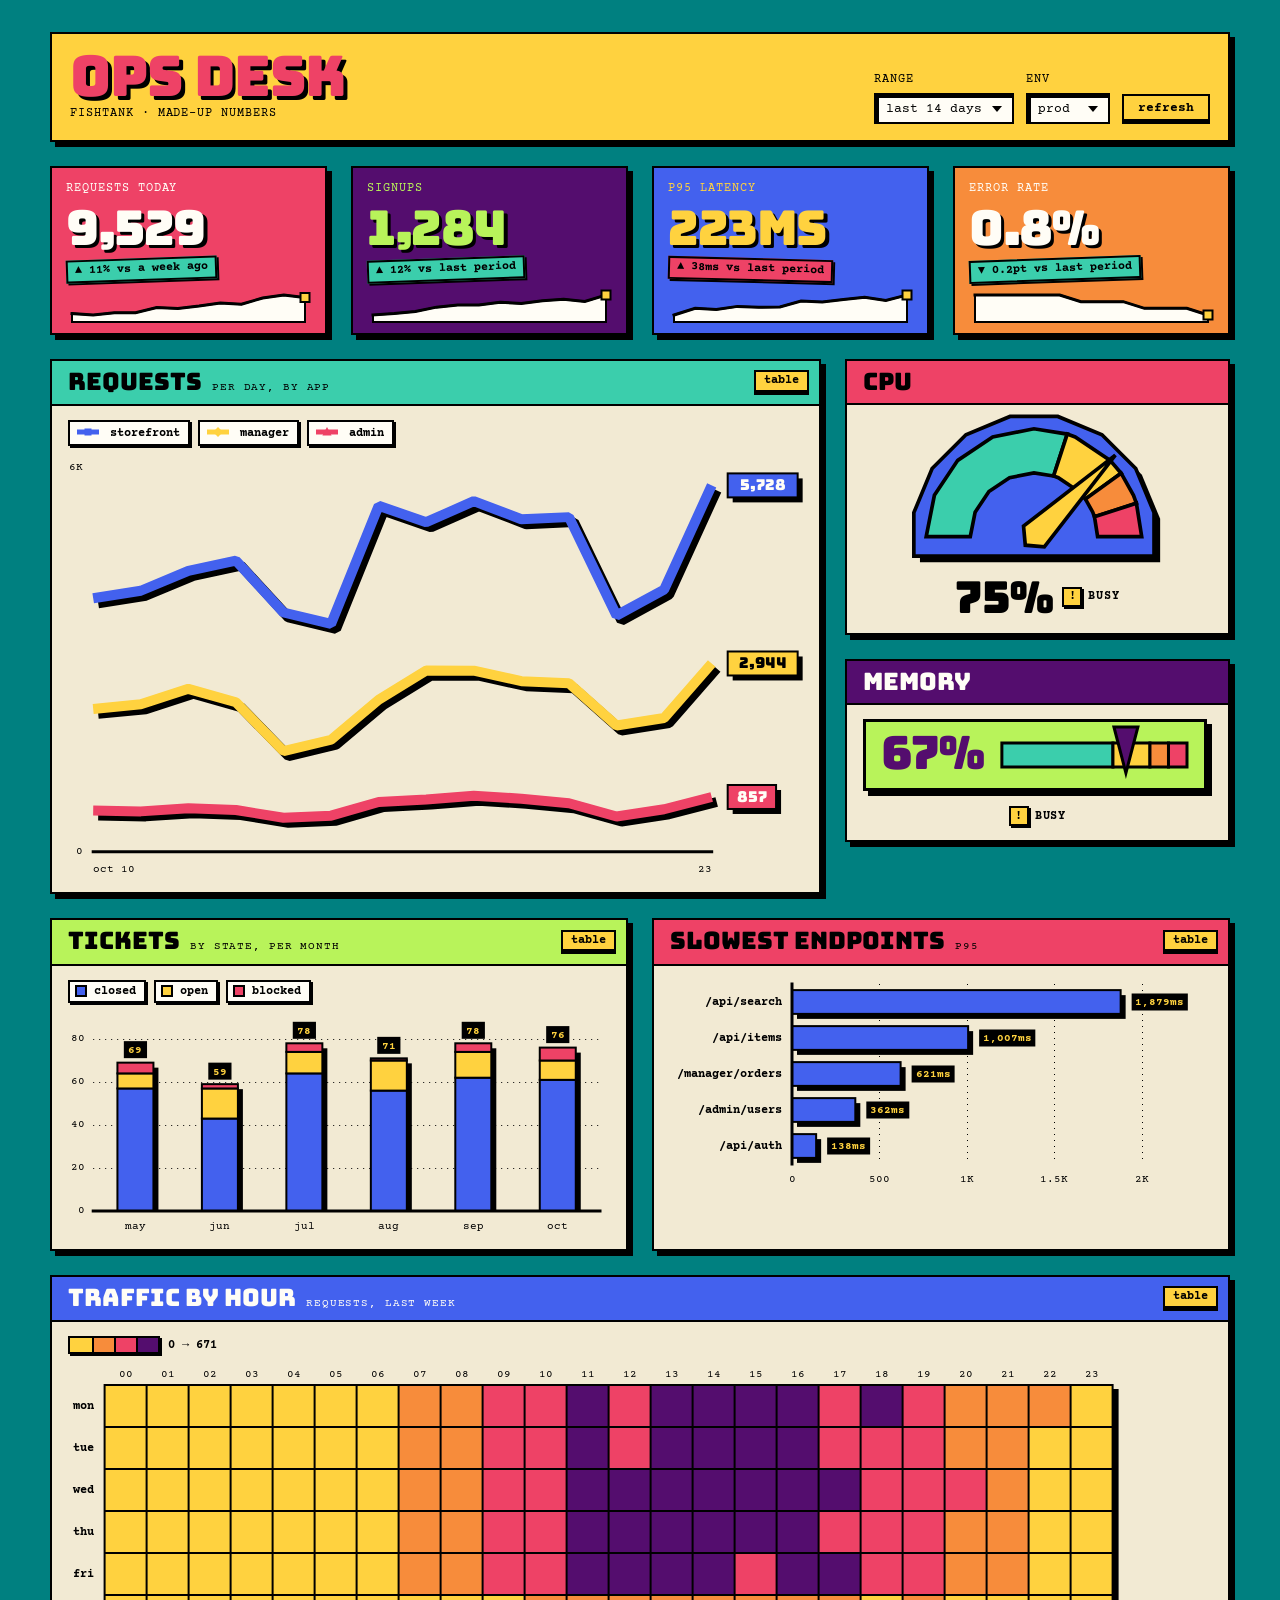
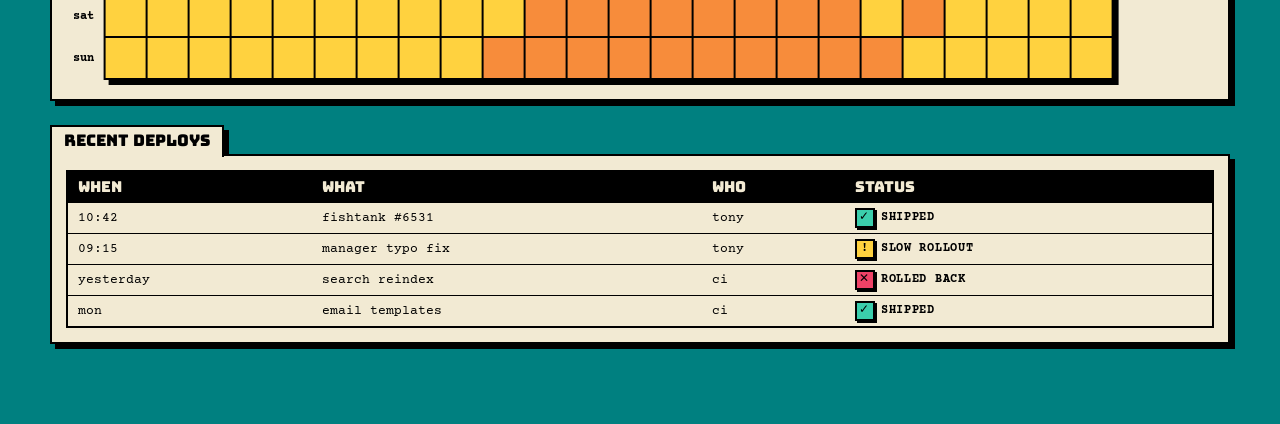
<file: examples/dashboard.html>
<!DOCTYPE html>
<html lang="en">
<head>
  <meta charset="UTF-8">
  <meta name="viewport" content="width=device-width, initial-scale=1.0">
  <title>ops desk</title>
  <link rel="icon" href="data:image/svg+xml,<svg xmlns='http://www.w3.org/2000/svg' viewBox='0 0 16 16'><rect width='16' height='16' fill='%233bceac' stroke='%23000' stroke-width='3'/></svg>">
  <link rel="stylesheet" href="../slabware.css">
  <style>
    /* the dashboard's own layout. the data below is made up */
    body { padding: 32px 16px 80px; }
    main { max-width: 1180px; margin: 0 auto; display: flex; flex-direction: column; gap: 24px; }

    .top { padding: 16px 18px; display: flex; flex-wrap: wrap; align-items: flex-end; justify-content: space-between; gap: 16px; }
    .top .h1 { font-size: 56px; }
    .filters { display: flex; flex-wrap: wrap; align-items: flex-end; gap: 12px; }

    .wide { display: grid; grid-template-columns: 2fr 1fr; gap: 24px; }
    .halves { display: grid; grid-template-columns: 1fr 1fr; gap: 24px; }
    .side { display: flex; flex-direction: column; gap: 24px; }
    .wide { align-items: start; }
    .wide > *, .halves > * { min-width: 0; }

    @media (max-width: 860px) {
      .wide, .halves { grid-template-columns: 1fr; }
      .top .h1 { font-size: 40px; }
    }
  </style>
</head>
<body>
  <main>
    <header class="slab c-yellow top">
      <div>
        <h1 class="h1 drop" style="color: var(--red)">ops desk</h1>
        <span class="caps">fishtank · made-up numbers</span>
      </div>
      <!-- one row of filters, above everything they scope -->
      <div class="filters">
        <label><span class="label">range</span>
          <select class="field" id="range">
            <option value="7">last 7 days</option>
            <option value="14" selected>last 14 days</option>
            <option value="30">last 30 days</option>
          </select>
        </label>
        <label><span class="label">env</span>
          <select class="field" id="env">
            <option value="prod">prod</option>
            <option value="stage">stage</option>
          </select>
        </label>
        <button class="btn" id="refresh">refresh</button>
      </div>
    </header>

    <section class="grid" style="--min: 230px; --gap: 24px" id="stats"></section>

    <section class="wide">
      <figure class="slab chart c-mint" id="requests"></figure>
      <div class="side">
        <figure class="slab chart c-red" id="cpu" style="--dial: var(--blue); --needle: var(--yellow)"></figure>
        <figure class="slab chart c-plum" id="memory" style="--dial: var(--lime); --needle: var(--plum)"></figure>
      </div>
    </section>

    <section class="halves">
      <figure class="slab chart c-lime" id="tickets"></figure>
      <figure class="slab chart c-red" id="slow"></figure>
    </section>

    <figure class="slab chart c-blue" id="heat"></figure>

    <section class="folder">
      <header class="tab">recent deploys</header>
      <div class="body" style="overflow-x: auto">
        <table class="table" style="width: 100%; box-shadow: none">
          <thead><tr><th>when</th><th>what</th><th>who</th><th>status</th></tr></thead>
          <tbody id="deploys"></tbody>
        </table>
      </div>
    </section>
  </main>

  <script src="../slabware.js"></script>
  <script src="../slabware-charts.js"></script>
  <script>
    // a seeded random, so the same filters always draw the same made-up numbers
    function rng(seed) {
      return () => { seed = (seed * 16807) % 2147483647; return (seed - 1) / 2147483646; };
    }

    const zones = [
      { upTo: 60, status: "good", label: "fine" },
      { upTo: 80, status: "warning", label: "busy" },
      { upTo: 90, status: "serious", label: "hot" },
      { upTo: 100, status: "critical", label: "on fire" },
    ];

    function data(days, env) {
      const r = rng(days * 31 + (env === "prod" ? 7 : 3));
      const scale = env === "prod" ? 1 : .08;
      const today = new Date(2026, 9, 23);
      const x = Array.from({ length: days }, (_, i) => {
        const d = new Date(today);
        d.setDate(d.getDate() - (days - 1 - i));
        return i === 0 || d.getDate() === 1 ? d.toLocaleString("en-US", { month: "short", day: "numeric" }).toLowerCase() : String(d.getDate());
      });
      const wave = (base, i) => Math.round(base * scale * (1 + i / days * .4) * ((i + 3) % 7 < 2 ? .7 : 1) * (.9 + r() * .2));
      const requests = [["storefront", 4400], ["manager", 2200], ["admin", 650]].map(([name, base]) => ({ name, values: x.map((_, i) => wave(base, i)) }));
      const total = requests.reduce((a, s) => a + s.values.at(-1), 0);
      const prev = requests.reduce((a, s) => a + s.values.at(-8 < -days ? 0 : -8), 0);
      const spark = base => Array.from({ length: 12 }, (_, i) => Math.round(base * (.8 + i / 40 + r() * .1)));
      return {
        x, requests,
        stats: [
          { c: "red", fg: "white", label: "requests today", value: total.toLocaleString("en-US"), delta: `${total >= prev ? "▲" : "▼"} ${Math.abs(Math.round((total / prev - 1) * 100))}% vs a week ago`, good: total >= prev, spark: spark(total) },
          { c: "plum", fg: "lime", label: "signups", value: Math.round(1284 * scale * (days / 14)).toLocaleString("en-US"), delta: "▲ 12% vs last period", good: true, spark: spark(90) },
          { c: "blue", fg: "yellow", label: "p95 latency", value: `${Math.round(212 + r() * 30)}ms`, delta: "▲ 38ms vs last period", good: false, spark: spark(200) },
          { c: "orange", fg: "white", label: "error rate", value: `${(.4 + r() * .6).toFixed(1)}%`, delta: "▼ 0.2pt vs last period", good: true, spark: spark(10).reverse() },
        ],
        cpu: Math.round(35 + r() * 50),
        memory: Math.round(55 + r() * 35),
        tickets: ["may", "jun", "jul", "aug", "sep", "oct"].map(() => [Math.round(40 + r() * 25), Math.round(6 + r() * 10), Math.round(1 + r() * 5)]),
        slow: [["/api/search", 1840], ["/api/items", 920], ["/manager/orders", 610], ["/admin/users", 380], ["/api/auth", 140]].map(([k, v]) => [k, Math.round(v * (.85 + r() * .3))]),
        heat: Array.from({ length: 7 }, (_, d) => Array.from({ length: 24 }, (_, h) =>
          Math.round((d > 4 ? 120 : 300) * scale * (1 + Math.sin((h - 8) / 24 * Math.PI * 2)) * (.85 + r() * .3)))),
        deploys: [
          ["10:42", "fishtank #6531", "tony", "good", "shipped"],
          ["09:15", "manager typo fix", "tony", "warning", "slow rollout"],
          ["yesterday", "search reindex", "ci", "critical", "rolled back"],
          ["mon", "email templates", "ci", "good", "shipped"],
        ],
      };
    }

    function stats(list) {
      const box = document.getElementById("stats");
      box.replaceChildren();
      for (const s of list) {
        const tile = Object.assign(document.createElement("div"), { className: `slab stat c-${s.c}` });
        if (s.fg) tile.style.setProperty("--fg", `var(--${s.fg})`);
        const add = (cls, text) => tile.appendChild(Object.assign(document.createElement("span"), { className: cls, textContent: text }));
        add("label caps", s.label);
        add("value drop", s.value);
        add(`delta ${s.good ? "good" : "bad"}`, s.delta);
        const spark = tile.appendChild(Object.assign(document.createElement("div"), { className: "spark" }));
        box.append(tile);
        slabware.chart.spark(spark, s.spark);
      }
    }

    function deploys(rows) {
      const body = document.getElementById("deploys");
      body.replaceChildren();
      for (const [when, what, who, status, word] of rows) {
        const tr = body.insertRow();
        for (const v of [when, what, who]) tr.insertCell().textContent = v;
        tr.insertCell().appendChild(Object.assign(document.createElement("span"), { className: `status ${status}`, textContent: word }));
      }
    }

    let charts;
    function draw() {
      const d = data(+document.getElementById("range").value, document.getElementById("env").value);
      stats(d.stats);
      deploys(d.deploys);
      const opts = {
        requests: { title: "requests", note: "per day, by app", x: d.x, series: d.requests, height: 420 },
        cpu: { title: "cpu", value: d.cpu, unit: "%", zones },
        memory: { title: "memory", value: d.memory, unit: "%", zones, shape: "bar" },
        tickets: {
          title: "tickets", note: "by state, per month", stacked: true,
          categories: ["may", "jun", "jul", "aug", "sep", "oct"],
          series: ["closed", "open", "blocked"].map((name, k) => ({ name, values: d.tickets.map(t => t[k]) })),
        },
        slow: {
          title: "slowest endpoints", note: "p95", horizontal: true,
          categories: d.slow.map(s => s[0]), series: [{ name: "p95", values: d.slow.map(s => s[1]) }],
          format: v => v.toLocaleString("en-US") + "ms",
        },
        heat: {
          title: "traffic by hour", note: "requests, last week",
          rows: ["mon", "tue", "wed", "thu", "fri", "sat", "sun"],
          cols: Array.from({ length: 24 }, (_, h) => String(h).padStart(2, "0")),
          values: d.heat,
        },
      };
      if (!charts) {
        charts = {
          requests: slabware.chart.line("#requests", opts.requests),
          cpu: slabware.chart.gauge("#cpu", opts.cpu),
          memory: slabware.chart.gauge("#memory", opts.memory),
          tickets: slabware.chart.bar("#tickets", opts.tickets),
          slow: slabware.chart.bar("#slow", opts.slow),
          heat: slabware.chart.heatmap("#heat", opts.heat),
        };
      } else {
        for (const k in charts) charts[k].update(opts[k]);
      }
    }

    draw();
    document.getElementById("range").addEventListener("change", draw);
    document.getElementById("env").addEventListener("change", draw);
    document.getElementById("refresh").addEventListener("click", () => {
      draw();
      slabware.toast("refreshed", { c: "mint" });
    });
  </script>
</body>
</html>
</file>
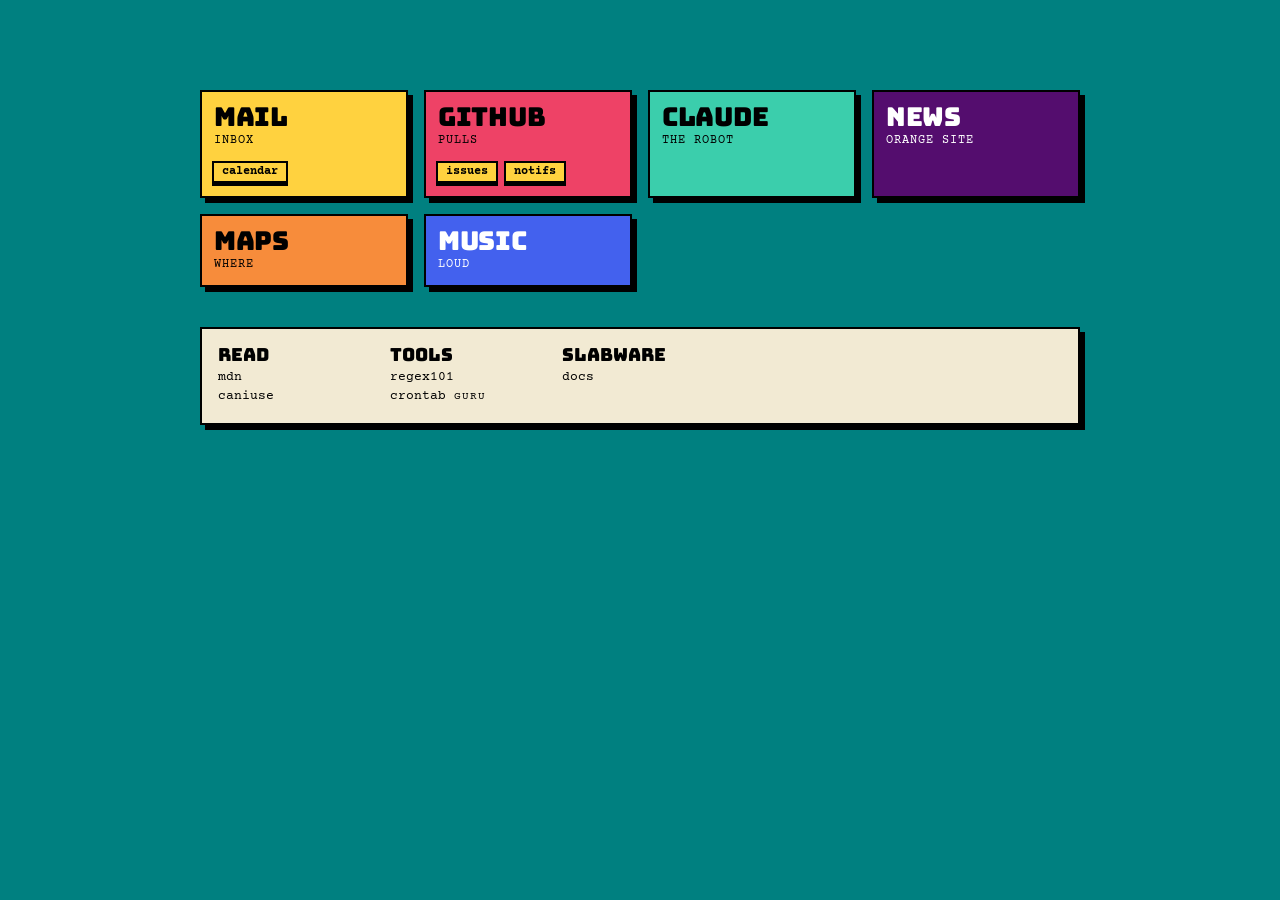
<file: examples/homepage.html>
<!DOCTYPE html>
<html lang="en">
<head>
  <meta charset="UTF-8">
  <meta name="viewport" content="width=device-width, initial-scale=1.0">
  <title>home</title>
  <link rel="icon" href="data:image/svg+xml,<svg xmlns='http://www.w3.org/2000/svg' viewBox='0 0 16 16'><rect width='16' height='16' fill='%23ffd23f' stroke='%23000' stroke-width='3'/></svg>">
  <link rel="stylesheet" href="../slabware.css">
  <style>
    /* the tiles, slabs and buttons come from slabware; this is just the page */
    * { margin: 0; padding: 0; }

    body { padding: 10vh 16px 64px; }

    main { max-width: 880px; margin: 0 auto; }

    a { text-decoration: none; }

    /* everything else: one plain paper slab */
    .rest {
      margin-top: 40px;
      --min: 150px;
      padding: 14px 16px 16px;
      font-size: 13px;
    }

    .rest h2 { font: bold 18px var(--display); margin-bottom: 2px; }

    @media (max-width: 560px) {
      body { padding-top: 20px; }
      .tiles { grid-template-columns: 1fr 1fr; gap: 12px; }
      .tile > a b { font-size: 22px; }
    }
  </style>
</head>
<body>
  <main>
    <div class="tiles grid" id="tiles"></div>
    <div class="rest slab grid links" id="rest"></div>
  </main>

  <script>
    // [name, note, color, url, [[sublink, url], ...]] — ordered by how often I click them
    // a color like "#540d6e/#fff" also sets the text color
    const TILES = [
      ["mail", "inbox", "#ffd23f", "https://mail.google.com", [
        ["calendar", "https://calendar.google.com"],
      ]],
      ["github", "pulls", "#ee4266", "https://github.com/pulls", [
        ["issues", "https://github.com/issues"],
        ["notifs", "https://github.com/notifications"],
      ]],
      ["claude", "the robot", "#3bceac", "https://claude.ai"],
      ["news", "orange site", "#540d6e/#fff", "https://news.ycombinator.com"],
      ["maps", "where", "#f78c3b", "https://maps.google.com"],
      ["music", "loud", "#4361ee/#fff", "https://music.youtube.com"],
    ];

    // [group, [[name, note, url], ...]]
    const REST = [
      ["read", [
        ["mdn", "", "https://developer.mozilla.org"],
        ["caniuse", "", "https://caniuse.com"],
      ]],
      ["tools", [
        ["regex101", "", "https://regex101.com"],
        ["crontab", "guru", "https://crontab.guru"],
      ]],
      ["slabware", [
        ["docs", "", "../index.html"],
      ]],
    ];

    const esc = s => s.replace(/[&<>"]/g, c => ({ "&": "&amp;", "<": "&lt;", ">": "&gt;", '"': "&quot;" })[c]);

    document.getElementById("tiles").innerHTML = TILES.map(([name, note, color, url, subs = []]) => {
      const [c, fg] = color.split("/");
      return `<div class="tile" style="--c:${c}${fg ? `;--fg:${fg}` : ""}">` +
        `<a href="${esc(url)}"><b>${name}</b><span>${note || "&nbsp;"}</span></a>` +
        (subs.length ? `<nav>${subs.map(([s, u]) => `<a class="btn sm" href="${esc(u)}">${s}</a>`).join("")}</nav>` : "") +
        `</div>`;
    }).join("");

    document.getElementById("rest").innerHTML = REST.map(([group, links]) =>
      `<section><h2>${group}</h2>` +
      links.map(([name, note, url]) =>
        `<a href="${esc(url)}">${name}${note ? ` <span>${note}</span>` : ""}</a>`).join("") +
      `</section>`).join("");
  </script>
</body>
</html>
</file>
<file: slabware.css>
/* slabware — a component library from 1997, give or take.
   teal desk, loud slabs, hard shadows, no rounding anywhere.

   flat paint only: every color is solid, nothing is see-through, nothing glows.

   three materials, and every component is made of one of them:
     slab — stands up. flat color, 2px ink border, a solid shadow down and to the right
     key  — presses. a loud keycap with an ink outline and a thick ink lip along the bottom
     well — sinks. a hole in the desk: ink outline, the hard shadow falls inside, top left */

/* the voices: Bungee shouts (names, headings, big numbers), Courier Prime talks.
   both are bundled in fonts/ under the SIL Open Font License, so pages work offline */
@font-face { font-family: "Bungee"; src: url(fonts/bungee-latin.woff2) format("woff2"); font-display: swap;
  unicode-range: U+0000-00FF, U+0131, U+0152-0153, U+02BB-02BC, U+02C6, U+02DA, U+02DC, U+0304, U+0308, U+0329, U+2000-206F, U+20AC, U+2122, U+2191, U+2193, U+2212, U+2215, U+FEFF, U+FFFD; }
@font-face { font-family: "Bungee"; src: url(fonts/bungee-latin-ext.woff2) format("woff2"); font-display: swap;
  unicode-range: U+0100-02BA, U+02BD-02C5, U+02C7-02CC, U+02CE-02D7, U+02DD-02FF, U+1D00-1DBF, U+1E00-1E9F, U+1EF2-1EFF, U+2020, U+20A0-20AB, U+20AD-20C4, U+2113, U+2C60-2C7F, U+A720-A7FF; }
@font-face { font-family: "Courier Prime"; src: url(fonts/courier-prime-latin.woff2) format("woff2"); font-weight: 400; font-display: swap;
  unicode-range: U+0000-00FF, U+0131, U+0152-0153, U+02BB-02BC, U+02C6, U+02DA, U+02DC, U+0304, U+0308, U+0329, U+2000-206F, U+20AC, U+2122, U+2191, U+2193, U+2212, U+2215, U+FEFF, U+FFFD; }
@font-face { font-family: "Courier Prime"; src: url(fonts/courier-prime-latin-ext.woff2) format("woff2"); font-weight: 400; font-display: swap;
  unicode-range: U+0100-02BA, U+02BD-02C5, U+02C7-02CC, U+02CE-02D7, U+02DD-02FF, U+1D00-1DBF, U+1E00-1E9F, U+1EF2-1EFF, U+2020, U+20A0-20AB, U+20AD-20C4, U+2113, U+2C60-2C7F, U+A720-A7FF; }
@font-face { font-family: "Courier Prime"; src: url(fonts/courier-prime-bold-latin.woff2) format("woff2"); font-weight: 700; font-display: swap;
  unicode-range: U+0000-00FF, U+0131, U+0152-0153, U+02BB-02BC, U+02C6, U+02DA, U+02DC, U+0304, U+0308, U+0329, U+2000-206F, U+20AC, U+2122, U+2191, U+2193, U+2212, U+2215, U+FEFF, U+FFFD; }
@font-face { font-family: "Courier Prime"; src: url(fonts/courier-prime-bold-latin-ext.woff2) format("woff2"); font-weight: 700; font-display: swap;
  unicode-range: U+0100-02BA, U+02BD-02C5, U+02C7-02CC, U+02CE-02D7, U+02DD-02FF, U+1D00-1DBF, U+1E00-1E9F, U+1EF2-1EFF, U+2020, U+20A0-20AB, U+20AD-20C4, U+2113, U+2C60-2C7F, U+A720-A7FF; }

/* --c is a thing's color, --fg its text. they don't inherit, so a slab inside a
   red slab is paper again unless you say otherwise */
@property --c { syntax: "<color>"; inherits: false; initial-value: #f2ead3; }
@property --fg { syntax: "<color>"; inherits: false; initial-value: #000; }

:root {
  color-scheme: light;

  /* eleven colors, and that's all of them. four neutrals... */
  --desk: #008080;
  --ink: #000;
  --paper: #f2ead3;
  --white: #fffdf6;

  /* ...and seven loud ones */
  --yellow: #ffd23f;
  --orange: #f78c3b;
  --red: #ee4266;
  --plum: #540d6e;
  --blue: #4361ee;
  --mint: #3bceac;
  --lime: #b8f35a;

  --display: "Bungee", "Times New Roman", serif;
  --mono: "Courier Prime", "Courier New", monospace;

  --line: 2px;
  /* two shadows: --drop for things you look at, --drop-sm for little chips on them */
  --drop: 5px;
  --drop-sm: 2px;
}

*, *::before, *::after { box-sizing: border-box; }

body {
  margin: 0;
  background: var(--desk);
  color: var(--ink);
  font: 14px/1.5 var(--mono);
  /* bungee comes in one weight, so never smear a fake bold onto it */
  font-synthesis: none;
}

a { color: inherit; }

::selection { background: var(--ink); color: var(--yellow); }

:focus-visible { outline: 2px dashed var(--ink); outline-offset: 3px; }


/* ---------- type ---------- */

.h1 { font: bold 48px/.95 var(--display); letter-spacing: -.02em; margin: 0; }
.h2 { font: bold 26px/1 var(--display); letter-spacing: -.01em; margin: 0; }
.h3 { font: bold 18px/1.1 var(--display); margin: 0; }
.caps { font-size: 12px; text-transform: uppercase; letter-spacing: .08em; }
/* type that stands up: loud letters with a hard ink shadow, down and to the right
   like a slab's. color the letters anything but ink, or the shadow swallows them */
.drop { text-shadow: max(2px, .07em) max(2px, .07em) 0 var(--ink); }
/* quieter text is smaller and spaced out, never faded */
.dim, .links a span, .menu-list > * > span { font-size: 11px; text-transform: uppercase; letter-spacing: .08em; }


/* ---------- layout ---------- */

.grid {
  display: grid;
  grid-template-columns: repeat(auto-fill, minmax(var(--min, 196px), 1fr));
  gap: var(--gap, 16px);
}

.stack { display: flex; flex-direction: column; gap: var(--gap, 12px); }
.row { display: flex; flex-wrap: wrap; align-items: center; gap: var(--gap, 8px); }

/* taped on a little crooked */
.tilt { rotate: -1.5deg; }
.tilt-r { rotate: 1.5deg; }

/* messy desk: put .messy on a grid and everything in it lands a little crooked,
   like cards dropped on a desk. the mess repeats every seven, so it's the same on every load */
.messy > :nth-child(7n+1) { rotate: -2.5deg; translate: 0 4px; }
.messy > :nth-child(7n+2) { rotate: 1.5deg; translate: 0 -3px; }
.messy > :nth-child(7n+3) { rotate: -1deg; translate: 3px 6px; }
.messy > :nth-child(7n+4) { rotate: 3deg; translate: -2px 0; }
.messy > :nth-child(7n+5) { rotate: -3.5deg; translate: 2px 2px; }
.messy > :nth-child(7n+6) { rotate: .5deg; translate: 0 8px; }
.messy > :nth-child(7n+7) { rotate: 2deg; translate: -3px -4px; }


/* ---------- slab: stands up ---------- */

.slab, .tile, .folder > .body {
  background: var(--c);
  color: var(--fg);
  border: var(--line) solid var(--ink);
  box-shadow: var(--drop) var(--drop) 0 var(--ink);
}

/* pushing a slab sinks it toward its shadow. it never lifts */
.press { cursor: pointer; font: inherit; text-align: inherit; }
.press:hover, .tile:has(> a:hover) {
  transform: translate(2px, 2px);
  box-shadow: calc(var(--drop) - 2px) calc(var(--drop) - 2px) 0 var(--ink);
}
.press:active { transform: translate(var(--drop), var(--drop)); box-shadow: none; }

/* the homepage tile: big name, small caps note, optional row of keys.
   the card only presses when the cursor is on the card itself, not a key */
.tile { display: flex; flex-direction: column; }
.tile > a { flex: 1; padding: 12px 12px 10px; text-decoration: none; }
.tile > a b { display: block; font: bold 26px/1 var(--display); letter-spacing: -.01em; }
.tile > a:hover b { text-decoration: underline; }
.tile > a span { font-size: 12px; text-transform: uppercase; letter-spacing: .08em; }
.tile > nav { display: flex; flex-wrap: wrap; gap: 6px; padding: 0 10px 10px; }

/* a slab with a manila tab on top. the tab takes the folder's color unless
   it gets its own. dialogs are folders too */
.folder { display: flex; flex-direction: column; align-items: flex-start; }
.folder > * { --c: inherit; --fg: inherit; }
.folder > .tab {
  position: relative;
  z-index: 1;
  display: flex;
  align-items: center;
  gap: 10px;
  max-width: 100%;
  margin-bottom: -3px; /* one past the border, so sub-pixel rounding can't leave a seam */
  padding: 6px 12px 8px;
  background: var(--c);
  color: var(--fg);
  border: var(--line) solid var(--ink);
  border-bottom: 0;
  font: bold 16px/1 var(--display);
}
/* a tab's shadow only falls to its right; the panel below it casts the rest.
   a block, not a clipped box-shadow, which leaves a seam at fractional offsets */
.folder > .tab::after, .tabs [role="tab"][aria-selected="true"]::after {
  content: "";
  position: absolute;
  top: calc(var(--drop) - var(--line));
  right: calc(var(--drop) * -1 - var(--line));
  bottom: 1px;
  width: var(--drop);
  background: var(--ink);
}
.folder > .body { align-self: stretch; padding: 14px; }

.badge {
  --c: var(--yellow);
  display: inline-block;
  background: var(--c);
  color: var(--fg);
  border: var(--line) solid var(--ink);
  box-shadow: var(--drop-sm) var(--drop-sm) 0 var(--ink);
  font: bold 11px/1.3 var(--mono);
  text-transform: uppercase;
  letter-spacing: .08em;
  padding: 1px 6px;
  white-space: nowrap;
}

/* a stamp: a solid block of color slammed on crooked. it's printed onto whatever
   it lands on, so it lies flat: no shadow. the inner rule in the text color is
   the double border every rubber stamp has, done in flat paint */
.stamp {
  --c: var(--red);
  --fg: var(--white);
  display: inline-block;
  rotate: -7deg;
  padding: 7px 13px 6px;
  background: var(--c);
  color: var(--fg);
  border: 3px solid var(--ink);
  box-shadow: inset 0 0 0 3px var(--c), inset 0 0 0 5px var(--fg);
  font: 22px/1 var(--display);
  text-transform: uppercase;
  letter-spacing: .06em;
}

/* ink labels: black with yellow type, no shadow. callout labels, group legends,
   tooltips and the ticker are all this one thing */
.callout[data-label]::before, .group > legend, [data-tip]:hover::after, .chart-tip, .ticker {
  background: var(--ink);
  color: var(--yellow);
  font: bold 11px/1.3 var(--mono);
  text-transform: uppercase;
  letter-spacing: .08em;
  padding: 2px 7px;
}

/* a slab with a label stuck on its top edge */
.callout { position: relative; padding: 18px 16px 14px; margin-top: 12px; }
.callout[data-label]::before { content: attr(data-label); position: absolute; top: -11px; left: 10px; }

.table {
  border-collapse: collapse;
  background: var(--paper);
  border: var(--line) solid var(--ink);
  box-shadow: var(--drop) var(--drop) 0 var(--ink);
  font-size: 13px;
}
.table th {
  background: var(--ink);
  color: var(--paper);
  font: bold 15px/1.2 var(--display);
  text-align: left;
  padding: 6px 10px;
}
.table td { padding: 5px 10px; border-top: 1px solid var(--ink); }
/* one hover everywhere: the thing goes ink, its type goes yellow */
.table tbody tr:hover { background: var(--ink); color: var(--yellow); }
.table .num { text-align: right; font-variant-numeric: tabular-nums; }

/* links that invert on hover. .links stacks them, .hot is one inline */
.hot, .links a { padding: 0 4px; margin-left: -4px; text-decoration: none; }
.links a { display: block; width: fit-content; }
.hot:hover, .links a:hover { background: var(--ink); color: var(--yellow); }

.menu { position: relative; display: inline-block; }
.menu > summary { list-style: none; }
.menu > summary::-webkit-details-marker { display: none; }
.menu-list {
  position: absolute;
  top: calc(100% + 8px);
  left: 0;
  z-index: 10;
  min-width: 200px;
  display: flex;
  flex-direction: column;
  padding: 4px 0;
  background: var(--paper);
  border: var(--line) solid var(--ink);
  box-shadow: var(--drop) var(--drop) 0 var(--ink);
}
.menu-list > a, .menu-list > button {
  display: flex;
  justify-content: space-between;
  gap: 24px;
  padding: 4px 14px;
  font: 13px/1.4 var(--mono);
  color: inherit;
  text-align: left;
  text-decoration: none;
  background: none;
  border: 0;
  cursor: pointer;
}
.menu-list > :hover { background: var(--ink); color: var(--yellow); }
.menu-list > :disabled { background: none; color: inherit; text-decoration: line-through; cursor: default; }
.menu-list > hr { width: 100%; margin: 4px 0; border: 0; border-top: var(--line) dashed var(--ink); }

/* folder tabs: the selected one joins the panel, the rest wait behind in white */
.tabs { display: flex; flex-direction: column; }
.tabs > * { --c: inherit; --fg: inherit; }
.tabs [role="tablist"] { display: flex; gap: 4px; }
.tabs [role="tab"] {
  position: relative;
  margin-top: 6px;
  padding: 6px 14px 7px;
  font: bold 15px/1 var(--display);
  color: var(--ink);
  background: var(--white);
  border: var(--line) solid var(--ink);
  border-bottom: 0;
  cursor: pointer;
}
.tabs [role="tab"]:hover { background: var(--ink); color: var(--yellow); }
.tabs [role="tab"][aria-selected="true"] {
  --c: inherit;
  --fg: inherit;
  z-index: 1;
  margin: 0 0 -3px;
  padding-bottom: 10px;
  background: var(--c);
  color: var(--fg);
}
.tabs [role="tabpanel"] {
  padding: 14px;
  background: var(--c);
  color: var(--fg);
  border: var(--line) solid var(--ink);
  box-shadow: var(--drop) var(--drop) 0 var(--ink);
}

.ticker { overflow: hidden; white-space: nowrap; padding: 3px 0; font-size: 13px; line-height: 1.4; }
.ticker > * { display: inline-block; padding-left: 100%; animation: sw-ticker var(--speed, 18s) linear infinite; }
@keyframes sw-ticker { to { transform: translateX(-100%); } }

.toasts {
  position: fixed;
  right: 16px;
  bottom: 16px;
  z-index: 100;
  display: flex;
  flex-direction: column;
  align-items: flex-end;
  gap: 12px;
}
.toast {
  --c: var(--yellow);
  background: var(--c);
  color: var(--fg);
  border: var(--line) solid var(--ink);
  box-shadow: var(--drop) var(--drop) 0 var(--ink);
  padding: 8px 12px;
  max-width: 320px;
  cursor: pointer;
  animation: sw-toast-in .24s steps(4) both;
}
.toast.out { animation: sw-toast-out .15s steps(3) both; }
@keyframes sw-toast-in { from { transform: translateX(calc(100% + 32px)); } }
@keyframes sw-toast-out { to { transform: translateX(calc(100% + 32px)); } }

/* tooltips are ink labels, like a hot link that's always hovered */
[data-tip] { position: relative; }
[data-tip]:hover::after {
  content: attr(data-tip);
  position: absolute;
  left: 0;
  top: calc(100% + 8px);
  z-index: 20;
  white-space: nowrap;
  pointer-events: none;
  animation: sw-wait .35s steps(1, end) both;
}
@keyframes sw-wait { from { visibility: hidden; } }

/* the scrollbar thumb is a little slab in a paper gutter. chromium only */
.scroll::-webkit-scrollbar { width: 14px; height: 14px; }
.scroll::-webkit-scrollbar-track { background: var(--paper); }
.scroll::-webkit-scrollbar-track:vertical { border-left: var(--line) solid var(--ink); }
.scroll::-webkit-scrollbar-track:horizontal { border-top: var(--line) solid var(--ink); }
.scroll::-webkit-scrollbar-thumb { background: var(--yellow); border: var(--line) solid var(--ink); }
.scroll::-webkit-scrollbar-thumb:hover { background: var(--ink); }
.scroll::-webkit-scrollbar-corner { background: var(--ink); }


/* ---------- key: presses ---------- */

/* keys are loud. the ink lip sits along the bottom; pressing flips it to the top,
   so the face looks pushed in without the key moving */
.btn {
  --c: var(--yellow);
  display: inline-block;
  font: bold 13px/1.4 var(--mono);
  color: var(--fg);
  background: var(--c);
  padding: 3px 14px 5px;
  border: var(--line) solid var(--ink);
  box-shadow: inset 0 -3px 0 var(--ink);
  text-decoration: none;
  cursor: pointer;
}
.btn.sm { font-size: 12px; padding: 1px 8px 3px; }
.btn:hover { background: var(--ink); color: var(--yellow); }
.btn:active, .btn[aria-pressed="true"], .menu[open] > summary.btn {
  background: var(--c);
  color: var(--fg);
  box-shadow: inset 0 3px 0 var(--ink);
  padding-top: 5px;
  padding-bottom: 3px;
}
.btn.sm:active, .btn.sm[aria-pressed="true"], .menu[open] > summary.btn.sm { padding-top: 3px; padding-bottom: 1px; }
/* disabled is a dashed outline of a key: paper, no lip, struck through */
.btn:disabled, .btn[aria-disabled="true"] {
  background: var(--paper);
  color: var(--ink);
  border-style: dashed;
  box-shadow: none;
  text-decoration: line-through;
  padding: 4px 14px;
  cursor: not-allowed;
}

.kbd {
  display: inline-block;
  font: 12px/1.3 var(--mono);
  background: var(--white);
  padding: 0 5px 2px;
  border: var(--line) solid var(--ink);
  box-shadow: inset 0 -2px 0 var(--ink);
}


/* ---------- well: sinks ---------- */

.label { display: block; margin-bottom: 4px; font-size: 12px; text-transform: uppercase; letter-spacing: .08em; }

/* the hard shadow falls inside, top left, in solid ink */
.field {
  font: 13px/1.4 var(--mono);
  color: var(--ink);
  background: var(--white);
  padding: 5px 8px 4px 10px;
  border: var(--line) solid var(--ink);
  border-radius: 0;
  box-shadow: inset 3px 3px 0 var(--ink);
}
.field:disabled { background: var(--paper); border-style: dashed; box-shadow: none; }
textarea.field { resize: vertical; min-height: 4.5em; }
select.field {
  appearance: none;
  padding-right: 30px;
  background-image: url("data:image/svg+xml,<svg xmlns='http://www.w3.org/2000/svg' width='10' height='6'><path d='M0 0h10L5 6z'/></svg>");
  background-repeat: no-repeat;
  background-position: right 10px center;
}

/* checked fills the well with color. radios get a diamond: nothing is round here */
.check {
  --c: var(--yellow);
  appearance: none;
  flex: none;
  width: 18px;
  height: 18px;
  margin: 0;
  vertical-align: -4px;
  display: inline-grid;
  place-content: center;
  background: var(--white);
  border: var(--line) solid var(--ink);
  box-shadow: inset 2px 2px 0 var(--ink);
  cursor: pointer;
}
.check:checked { background: var(--c); box-shadow: none; }
.check:checked::before { content: ""; width: 10px; height: 10px; background: var(--ink); }
.check[type="checkbox"]:checked::before { clip-path: polygon(0 50%, 15% 35%, 40% 60%, 85% 10%, 100% 25%, 40% 90%); }
.check[type="radio"]:checked::before { clip-path: polygon(50% 0, 100% 50%, 50% 100%, 0 50%); }
.check:disabled { background: var(--paper); border-style: dashed; box-shadow: none; cursor: not-allowed; }
.opt { display: inline-flex; align-items: center; gap: 8px; cursor: pointer; }

/* a cut-here box with an ink label */
.group { margin: 0; padding: 14px; border: var(--line) dashed var(--ink); }

.rule { border: 0; border-top: var(--line) dashed var(--ink); margin: 12px 0; }

/* a well filling up with hazard tape */
.progress {
  --c: var(--yellow);
  height: 22px;
  overflow: hidden;
  background: var(--white);
  border: var(--line) solid var(--ink);
  box-shadow: inset 3px 3px 0 var(--ink);
}
.progress::before {
  --c: inherit;
  content: "";
  display: block;
  height: 100%;
  width: calc(var(--v, 0) * 100%);
  background: linear-gradient(-45deg, var(--ink) 25%, var(--c) 0 50%, var(--ink) 0 75%, var(--c) 0) 0 0 / 16px 16px;
  border-right: var(--line) solid var(--ink);
}
.progress.busy::before { width: 100%; border: 0; animation: sw-march .5s steps(4) infinite; }
@keyframes sw-march { to { background-position: 16px 0; } }


/* ---------- loaders: for waits with no length to show ---------- */

.loader { display: inline-block; flex: none; vertical-align: middle; }

/* the 1997 wait cursor. sand drains in four steps, then the glass tips over. the shadow
   is a hard drop-shadow on the loader, so it stays down and to the right as the glass turns.
   c-* colors the sand */
@property --sand { syntax: "<percentage>"; inherits: true; initial-value: 0%; }
.hourglass {
  --c: var(--yellow);
  --glass: polygon(0 0, 100% 0, 100% 14%, 60% 50%, 100% 86%, 100% 100%, 0 100%, 0 86%, 40% 50%, 0 14%);
  position: relative;
  width: 26px;
  height: 34px;
  filter: drop-shadow(var(--drop-sm) var(--drop-sm) 0 var(--ink));
}
.hourglass::before, .hourglass::after {
  --c: inherit;
  content: "";
  position: absolute;
  inset: 0;
  clip-path: var(--glass);
  animation: sw-glass 1.8s steps(1, end) infinite;
}
.hourglass::before { background: var(--ink); }
.hourglass::after {
  inset: 4px 3px;
  background: linear-gradient(var(--white) 0 calc(var(--sand) / 2), var(--c) 0 50%,
                              var(--white) 0 calc(100% - var(--sand) / 2), var(--c) 0);
}
@keyframes sw-glass {
  0% { --sand: 0%; rotate: 0deg; }
  16% { --sand: 25%; }
  32% { --sand: 50%; }
  48% { --sand: 75%; }
  64% { --sand: 100%; rotate: 0deg; }
  82%, 100% { --sand: 100%; rotate: 90deg; }
}

/* a hi-fi's display: four bars in the series colors, jumping between heights */
.eq { display: inline-flex; align-items: flex-end; gap: 4px; height: 32px; padding-right: var(--drop-sm); }
.eq > i {
  width: 9px;
  background: var(--c);
  border: var(--line) solid var(--ink);
  box-shadow: var(--drop-sm) var(--drop-sm) 0 var(--ink);
  animation: sw-eq .9s steps(1, end) infinite;
}
.eq > i:nth-child(1) { --c: var(--viz-1); height: 40%; }
.eq > i:nth-child(2) { --c: var(--viz-2); height: 100%; animation-delay: -.45s; }
.eq > i:nth-child(3) { --c: var(--viz-3); height: 25%; animation-delay: -.225s; }
.eq > i:nth-child(4) { --c: var(--viz-4); height: 70%; animation-delay: -.675s; }
@keyframes sw-eq { 0% { height: 40%; } 25% { height: 100%; } 50% { height: 25%; } 75% { height: 70%; } }

/* a card turning over and over: it narrows to its ink edge and lands on a new loud face */
.flip {
  width: 28px;
  height: 28px;
  background: var(--yellow);
  border: var(--line) solid var(--ink);
  box-shadow: var(--drop) var(--drop) 0 var(--ink);
  animation: sw-flip 1.6s steps(1, end) infinite;
}
@keyframes sw-flip {
  0%  { scale: 1 1;   background: var(--yellow); }
  14% { scale: .5 1;  background: var(--yellow); }
  18% { scale: .12 1; background: var(--ink); }
  21% { scale: .5 1;  background: var(--red); }
  25% { scale: 1 1;   background: var(--red); }
  39% { scale: .5 1;  background: var(--red); }
  43% { scale: .12 1; background: var(--ink); }
  46% { scale: .5 1;  background: var(--blue); }
  50% { scale: 1 1;   background: var(--blue); }
  64% { scale: .5 1;  background: var(--blue); }
  68% { scale: .12 1; background: var(--ink); }
  71% { scale: .5 1;  background: var(--mint); }
  75% { scale: 1 1;   background: var(--mint); }
  89% { scale: .5 1;  background: var(--mint); }
  93% { scale: .12 1; background: var(--ink); }
  96% { scale: .5 1;  background: var(--yellow); }
}


/* ---------- dialogs: a folder over a dithered desk ---------- */

dialog.folder {
  width: min(440px, calc(100vw - 32px));
  padding: 0 var(--drop) var(--drop) 0;
  border: 0;
  background: none;
  overflow: visible;
  animation: sw-dialog-in .2s steps(3) both;
}
dialog.folder:not([open]) { display: none; }
/* the desk behind goes to a hard ink checkerboard: a pattern, not a fade */
dialog.folder::backdrop { background: repeating-conic-gradient(var(--ink) 0 25%, transparent 0 50%) 0 0 / 4px 4px; }
@keyframes sw-dialog-in { from { transform: translateY(-16px); } }


/* ---------- charts: slabware-charts.js draws them, this dresses them ----------
   charts are made of the same stuff as everything else: every mark is a little
   slab, solid color with an ink outline, and bars cast a hard shadow. the ink
   outline is what keeps pale yellow readable on paper, and lines also get a
   marker shape per series, so nothing is told apart by color alone */

:root {
  --viz-1: var(--blue);
  --viz-2: var(--yellow);
  --viz-3: var(--red);
  --viz-4: var(--mint);
  --viz-5: var(--plum);
  --viz-6: var(--orange);
  --viz-7: var(--lime);
  --viz-other: var(--white);

  /* magnitude: a heat ramp in four steps, yellow to plum, darker as it gets busier */
  --seq-1: var(--yellow);
  --seq-2: var(--orange);
  --seq-3: var(--red);
  --seq-4: var(--plum);

  /* status means good or bad, and only that. it always comes with an icon and a word */
  --good: var(--mint);
  --warning: var(--yellow);
  --serious: var(--orange);
  --critical: var(--red);
}

/* a chart is a paper slab with a colored band across the top. c-* colors the band */
.chart {
  --c: var(--yellow);
  --band: var(--c);
  --band-fg: var(--fg);
  margin: 0;
  padding: 0 16px 14px;
  min-width: 0;
  background: var(--paper);
  color: var(--ink);
}
.chart > figcaption {
  display: flex;
  align-items: center;
  gap: 12px;
  margin: 0 -16px 14px;
  padding: 8px 10px 8px 16px;
  background: var(--band);
  color: var(--band-fg);
  border-bottom: var(--line) solid var(--ink);
}
.chart > figcaption > :first-child { flex: 1; display: flex; align-items: baseline; flex-wrap: wrap; gap: 2px 10px; }
.chart > figcaption .h3 { font-size: 24px; line-height: 1.1; }
.chart > figcaption .chart-toggle { flex: none; color: var(--ink); }

.legend { display: flex; flex-wrap: wrap; align-items: center; gap: 6px 8px; margin-bottom: 12px; font: bold 12px var(--mono); }
.legend:empty { display: none; }
.legend button {
  display: inline-flex;
  align-items: center;
  gap: 7px;
  padding: 3px 8px 3px 5px;
  font: inherit;
  color: var(--ink);
  background: var(--white);
  border: var(--line) solid var(--ink);
  box-shadow: var(--drop-sm) var(--drop-sm) 0 var(--ink);
  cursor: pointer;
}
.legend button:hover { background: var(--ink); color: var(--yellow); }
.legend button:active { translate: var(--drop-sm) var(--drop-sm); box-shadow: none; }
/* a hidden series is a dashed, empty chip, struck through */
.legend button[aria-pressed="false"] { box-shadow: none; translate: var(--drop-sm) var(--drop-sm); border-style: dashed; background: var(--paper); }
.legend button[aria-pressed="false"] span { text-decoration: line-through; }
.legend button[aria-pressed="false"] :is(svg, i) { visibility: hidden; }
.legend i, .chart-tip i { flex: none; display: inline-block; width: 12px; height: 12px; border: var(--line) solid var(--ink); }
.legend svg { display: block; overflow: visible; }
.legend .scale { display: inline-flex; border: var(--line) solid var(--ink); box-shadow: var(--drop-sm) var(--drop-sm) 0 var(--ink); }
.legend .scale i { width: 22px; height: 14px; border: 0; }
.legend .scale i + i { border-left: var(--line) solid var(--ink); }

.plot { position: relative; }
.plot:empty { display: none; }
.plot svg { display: block; overflow: visible; max-width: 100%; height: auto; }
.plot svg:focus-visible { outline: 2px dashed var(--ink); outline-offset: 4px; }
.plot text { font: 11px var(--mono); fill: var(--ink); }
.plot text.lbl { font-weight: bold; font-size: 12px; }
.plot text.tag { font-weight: bold; font-size: 11px; fill: var(--yellow); }
.plot .tag-box { fill: var(--ink); }
.plot .grid line { stroke: var(--ink); stroke-width: 1; stroke-dasharray: 1 5; }
.plot .base { stroke: var(--ink); stroke-width: 3; stroke-linecap: square; }

/* outside a line chart's panel (sparklines) lines keep an ink casing */
.plot .casing { fill: none; stroke: var(--ink); stroke-width: 7; stroke-linejoin: miter; stroke-linecap: square; }
.plot .line { fill: none; stroke-width: 3; stroke-linejoin: miter; stroke-linecap: square; }
.plot .area { stroke: var(--ink); stroke-width: 2; stroke-linejoin: miter; }
.plot .ridge { fill: none; stroke: var(--ink); stroke-width: 3; stroke-linejoin: miter; stroke-linecap: square; }
.plot .dot { stroke: var(--ink); stroke-width: 2; stroke-linejoin: miter; }
.plot .hair { stroke: var(--ink); stroke-width: 3; }

/* a line chart is fat flat ribbons straight on the card, each casting a hard ink shadow like a slab.
   with area, each series is a flat hill instead, its shadow showing along the ridge */
.plot .ribbon { fill: none; stroke-width: 10; stroke-linejoin: bevel; stroke-linecap: butt; }
.plot .ribbon-drop { fill: none; stroke: var(--ink); stroke-width: 10; stroke-linejoin: bevel; stroke-linecap: butt; }
.plot .hill-drop, .plot .chip-drop { fill: var(--ink); }
.plot .chip { stroke: var(--ink); stroke-width: 2; }
.plot text.chip-text { font: 15px var(--display); }

/* bars are slabs. hovering one presses it into its shadow, sliding along the axis line */
.plot .bar { stroke: var(--ink); stroke-width: 2; }
.plot .shadow { fill: var(--ink); }
.plot .cat .face { transition: translate 60ms steps(2); }
.plot .cat.on .face { translate: var(--drop) 0; }
/* a press slides along the floor, never through it: columns go right, sideways bars go down */
.plot .sideways .cat.on .face { translate: 0 var(--drop); }
.plot .cat.on .shadow { visibility: hidden; }
.plot.hovering .cat.on text.lbl { text-decoration: underline; }

.plot .cell-bed { fill: var(--ink); }
.plot .ring { fill: none; stroke: var(--blue); stroke-width: 3; }

/* gauges are a few big shapes in loud paint: half a 16-sided face, a block per
   zone, a fat needle, and the number underneath. the face takes --dial, the needle and the number
   take --needle. pick an odd pair: blue and yellow, plum and lime, red and mint */
.gauge { --dial: var(--blue); --needle: var(--yellow); }
.plot .dial-drop { fill: var(--ink); }
.plot .dial-face { fill: var(--dial); stroke: var(--ink); stroke-width: 3; stroke-linejoin: miter; }
.plot .zone { stroke: var(--ink); stroke-width: 3; stroke-linejoin: miter; }
.plot .zone.s-good { fill: var(--good); }
.plot .zone.s-warning { fill: var(--warning); }
.plot .zone.s-serious { fill: var(--serious); }
.plot .zone.s-critical { fill: var(--critical); }
.plot .needle { fill: var(--needle); stroke: var(--ink); stroke-width: 3; stroke-linejoin: miter; }
.plot text.reading { font: bold 46px var(--display); fill: var(--needle); letter-spacing: -.03em; }

/* the tooltip is an ink label: the title in yellow, values in white, names follow */
.chart-tip { position: absolute; z-index: 5; pointer-events: none; padding: 6px 9px; font-size: 12px; line-height: 1.5; white-space: nowrap; }
.chart-tip .t { margin-bottom: 2px; }
.chart-tip .r { display: flex; align-items: center; gap: 7px; color: var(--white); }
.chart-tip i { width: 10px; height: 10px; border-color: var(--white); }
.chart-tip i.none { visibility: hidden; }

.chart-table { overflow-x: auto; }
.chart-table .table { width: 100%; box-shadow: none; }
.chart:not(.tabled) > .chart-table { display: none; }
.chart.tabled > .plot, .chart.tabled > .legend { display: none; }

.gauge > .plot svg.dial { width: 100%; max-width: 300px; margin: 0 auto; }
.gauge-foot { display: flex; justify-content: center; align-items: center; gap: 10px; margin-top: 10px; font-size: 12px; }
.gauge-foot .reading { font: bold 44px/1 var(--display); letter-spacing: -.03em; }

/* a stat tile: the number is the chart. the delta is a sticker slapped on crooked */
.stat { padding: 12px 14px 10px; display: flex; flex-direction: column; align-items: flex-start; gap: 6px; min-width: 0; }
.stat > .label { margin: 0; }
.stat > .value { font: bold 48px/1 var(--display); letter-spacing: -.03em; }
.stat > [data-spark], .stat > .spark { align-self: stretch; height: 34px; margin-top: 2px; }
.delta {
  display: inline-block;
  padding: 1px 7px;
  font: bold 12px/1.4 var(--mono);
  color: var(--ink);
  background: var(--white);
  border: var(--line) solid var(--ink);
  box-shadow: var(--drop-sm) var(--drop-sm) 0 var(--ink);
  rotate: -2deg;
}
.delta.good { background: var(--good); }
.delta.bad { background: var(--critical); rotate: 1.5deg; }

/* status: a colored chip with an icon, then the word */
.status { display: inline-flex; align-items: center; gap: 6px; font: bold 12px/1.3 var(--mono); text-transform: uppercase; letter-spacing: .06em; }
.status::before {
  content: "✓";
  display: inline-grid;
  place-content: center;
  width: 20px;
  height: 20px;
  font-size: 12px;
  font-weight: bold;
  color: var(--ink);
  background: var(--good);
  border: var(--line) solid var(--ink);
  box-shadow: var(--drop-sm) var(--drop-sm) 0 var(--ink);
}
.status.warning::before { content: "!"; background: var(--warning); }
.status.serious::before { content: "!!"; background: var(--serious); }
.status.critical::before { content: "✕"; background: var(--critical); }


/* ---------- colors: last, so they beat any component's default ---------- */

.c-yellow { --c: var(--yellow); --fg: var(--ink); }
.c-orange { --c: var(--orange); --fg: var(--ink); }
.c-red    { --c: var(--red);    --fg: var(--ink); }
.c-plum   { --c: var(--plum);   --fg: var(--white); }
.c-blue   { --c: var(--blue);   --fg: var(--white); }
.c-mint   { --c: var(--mint);   --fg: var(--ink); }
.c-lime   { --c: var(--lime);   --fg: var(--ink); }
.c-paper  { --c: var(--paper);  --fg: var(--ink); }
.c-white  { --c: var(--white);  --fg: var(--ink); }
.c-desk   { --c: var(--desk);   --fg: var(--white); }
.c-ink    { --c: var(--ink);    --fg: var(--yellow); }

@media (prefers-reduced-motion: reduce) {
  .ticker > *, .progress.busy::before, .toast, dialog.folder,
  .hourglass::before, .hourglass::after, .eq > i, .flip { animation: none; }
}
</file>
